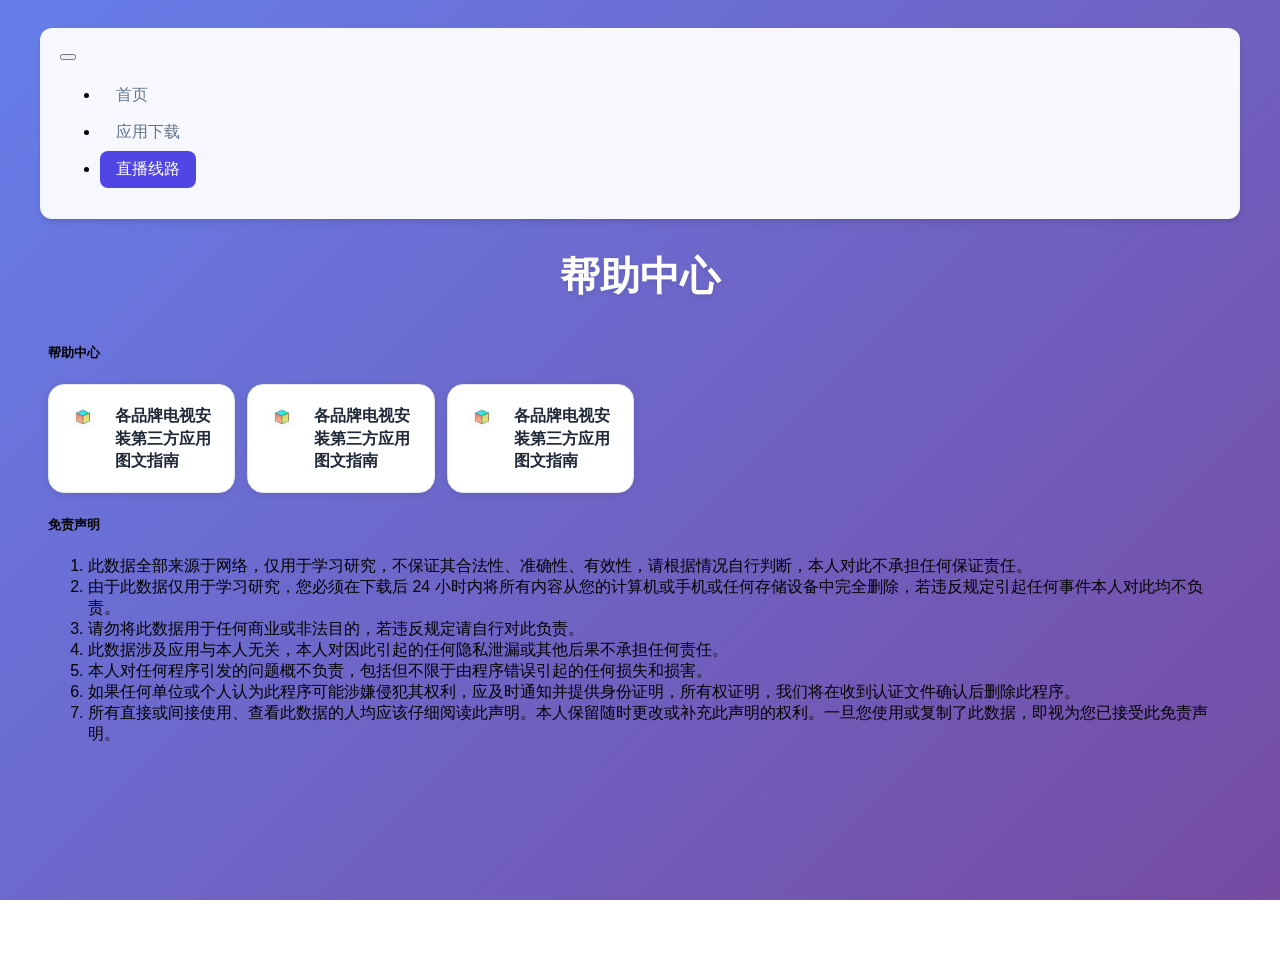
<file: help.html>
<!DOCTYPE html>
<html lang="zh-CN">
<head>
    <meta charset="UTF-8">
    <meta name="viewport" content="width=device-width, initial-scale=1.0">
    <title>直播线路</title>
    
    <!-- 引入Bootstrap CSS -->
    <link href="https://cdn.staticfile.org/bootstrap/5.3.0/css/bootstrap.min.css" rel="stylesheet">
    <!-- 引入jQuery -->
    <script src="https://cdn.staticfile.org/jquery/3.6.0/jquery.min.js"></script>
    <!-- 引入Bootstrap JS -->
    <script src="https://cdn.staticfile.org/bootstrap/5.3.0/js/bootstrap.bundle.min.js"></script>

    <style>
        /* 全局样式 */
        :root {
            --primary-color: #4f46e5;
            --primary-dark: #4338ca;
            --secondary-color: #64748b;
            --bg-gradient: linear-gradient(135deg, #667eea 0%, #764ba2 100%);
            --card-shadow: 0 4px 6px -1px rgba(0, 0, 0, 0.1), 0 2px 4px -1px rgba(0, 0, 0, 0.06);
            --card-hover-shadow: 0 20px 25px -5px rgba(0, 0, 0, 0.1), 0 10px 10px -5px rgba(0, 0, 0, 0.04);
            --transition: all 0.3s ease;
        }
        
        /* 导航栏样式 */
        .navbar {
            background: rgba(255, 255, 255, 0.95);
            backdrop-filter: blur(10px);
            border-radius: 12px;
            margin-bottom: 30px;
            padding: 15px 0;
            box-shadow: var(--card-shadow);
            max-width: 1200px;
            margin: 0 auto 30px auto;
        }
        
        .nav-list {
            list-style: none;
            margin: 0;
            padding: 0;
            display: flex;
            gap: 20px;
        }
        
        .nav-item {
            margin: 0;
        }
        
        .nav-link {
            color: var(--secondary-color);
            text-decoration: none;
            padding: 8px 16px;
            border-radius: 8px;
            font-weight: 500;
            transition: all 0.3s ease;
            display: inline-block;
        }
        
        .nav-link:hover {
            color: var(--primary-color);
            background-color: rgba(79, 70, 229, 0.1);
        }
        
        .nav-link.active {
            color: white;
            background-color: var(--primary-color);
        }
        
        body {
            min-height: 100vh;
            background: var(--bg-gradient);
            background-attachment: fixed;
            padding: 20px;
            font-family: 'Inter', -apple-system, BlinkMacSystemFont, 'Segoe UI', Roboto, sans-serif;
        }
        
        /* 容器样式 */
        .container {
            max-width: 1200px;
            margin: 0 auto;
            padding: 0 20px;
        }
        
        /* 标题样式 */
        .page-title {
            text-align: center;
            color: white;
            margin-bottom: 40px;
            font-weight: 700;
            font-size: 2.5rem;
            text-shadow: 0 2px 4px rgba(0, 0, 0, 0.1);
        }
        
        /* 卡片容器 */
        .app-card {
            background: white;
            border-radius: 12px;
            padding: 24px;
            margin-bottom: 30px;
            box-shadow: var(--card-shadow);
            transition: var(--transition);
        }
        
        .app-card:hover {
            box-shadow: var(--card-hover-shadow);
            transform: translateY(-2px);
        }
        
        /* 应用标题 */
        .app-title {
            font-size: 1.5rem;
            font-weight: 600;
            color: var(--primary-color);
            margin-bottom: 20px;
            display: flex;
            align-items: center;
            gap: 10px;
        }
        
        .app-title::before {
            content: '';
            display: inline-block;
            width: 4px;
            height: 32px;
            background: var(--primary-color);
            border-radius: 2px;
        }
        
        /* 表格样式 */
        table {
            width: 100%;
            border-collapse: collapse;
            margin-bottom: 20px;
        }
        
        th, td {
            padding: 12px;
            text-align: center;
            border: 1px solid #e5e7eb;
        }
        
        th {
            background-color: #f9fafb;
            font-weight: 600;
            color: var(--secondary-color);
        }
        
        td {
            color: #4b5563;
        }
        
        tr:nth-child(even) {
            background-color: #f9fafb;
        }
        
        a {
            color: var(--primary-color);
            text-decoration: none;
            transition: color 0.3s ease;
        }
        
        a:hover {
            color: var(--primary-dark);
            text-decoration: underline;
        }
        
        /* 文件列表 */
        .file-list {
            display: grid;
            grid-template-columns: repeat(auto-fill, minmax(180px, 1fr));
            gap: 12px;
            align-items: start;
        }
        
        /* 文件项样式 */
        .file-item {
            display: flex;
            flex-direction: column;
            gap: 10px;
            padding: 20px;
            background: white;
            border-radius: 16px;
            transition: all 0.3s cubic-bezier(0.4, 0, 0.2, 1);
            border: 1px solid #e5e7eb;
            box-shadow: 0 2px 8px rgba(0, 0, 0, 0.08);
            box-sizing: border-box;
            position: relative;
            overflow: hidden;
        }
        
        /* 卡片顶部装饰条 */
        .file-item::before {
            content: '';
            position: absolute;
            top: 0;
            left: 0;
            right: 0;
            height: 3px;
            background: linear-gradient(90deg, var(--primary-color), var(--secondary-color));
            opacity: 0;
            transition: opacity 0.3s ease;
        }
        
        .file-item:hover {
            border-color: var(--primary-color);
            transform: translateY(-3px);
            box-shadow: 0 12px 24px rgba(0, 0, 0, 0.12);
        }
        
        .file-item:hover::before {
            opacity: 1;
        }
        
        /* 文件名称 */
        .file-name {
            font-weight: 600;
            color: #1f2937;
            text-decoration: none;
            display: flex;
            align-items: flex-start;
            gap: 12px;
            transition: all 0.3s ease;
            word-break: break-word;
            overflow: visible;
            white-space: normal;
            font-size: 1rem;
            padding-left: 2px;
            line-height: 1.4;
        }
        
        .file-name:hover {
            color: var(--primary-color);
            text-decoration: none;
            transform: translateX(4px);
        }
        
        /* 版本标签 */
        .version {
            background: linear-gradient(135deg, var(--primary-color), var(--primary-dark));
            color: white;
            padding: 5px 16px;
            border-radius: 24px;
            font-size: 0.7rem;
            font-weight: 700;
            align-self: flex-start;
            box-shadow: 0 4px 12px rgba(79, 70, 229, 0.25);
            letter-spacing: 0.8px;
            text-transform: uppercase;
            transition: all 0.3s ease;
            position: relative;
            overflow: hidden;
        }
        
        .version::after {
            content: '';
            position: absolute;
            top: 0;
            left: -100%;
            width: 100%;
            height: 100%;
            background: linear-gradient(90deg, transparent, rgba(255, 255, 255, 0.3), transparent);
            transition: left 0.5s ease;
        }
        
        .file-item:hover .version::after {
            left: 100%;
        }
        
        /* 加载状态 */
        .loading {
            text-align: center;
            padding: 40px 20px;
            color: var(--secondary-color);
        }
        
        .spinner {
            width: 40px;
            height: 40px;
            border: 4px solid #e2e8f0;
            border-top-color: var(--primary-color);
            border-radius: 50%;
            animation: spin 1s linear infinite;
            margin: 0 auto 16px;
        }
        
        @keyframes spin {
            to { transform: rotate(360deg); }
        }
        
        /* 错误提示 */
        .error {
            text-align: center;
            padding: 40px 20px;
            color: #dc2626;
        }
        
        /* 空状态 */
        .empty {
            text-align: center;
            padding: 40px 20px;
            color: var(--secondary-color);
        }
        
        /* 响应式设计 */
        @media (max-width: 576px) {
            body {
                padding: 10px;
            }
            
            .page-title {
                font-size: 2rem;
                margin-bottom: 30px;
            }
            
            .app-card {
                padding: 20px;
            }
            
            .app-title {
                font-size: 1.25rem;
            }
            
            .file-item {
                flex-direction: column;
                align-items: flex-start;
                gap: 8px;
            }
            
            .version {
                align-self: flex-end;
            }
        }
    </style>
</head>
<body>
    <!-- 导航栏 -->
    <nav class="navbar navbar-expand-lg navbar-light bg-white rounded-3 shadow-sm mb-5 py-3">
        <div class="container">
            <button class="navbar-toggler" type="button" data-bs-toggle="collapse" data-bs-target="#navbarNav" aria-controls="navbarNav" aria-expanded="false" aria-label="Toggle navigation">
                <span class="navbar-toggler-icon"></span>
            </button>
            <div class="collapse navbar-collapse" id="navbarNav">
                <ul class="navbar-nav gap-3">
                    <li class="nav-item">
                        <a class="nav-link btn btn-outline-primary rounded-2" href="index.html">首页</a>
                    </li>
                    <li class="nav-item">
                        <a class="nav-link btn btn-outline-primary rounded-2" href="apk.html">应用下载</a>
                    </li>
                    <li class="nav-item">
                        <a class="nav-link active btn btn-primary text-white rounded-2" href="iptv.html">直播线路</a>
                    </li>
                </ul>
            </div>
        </div>
    </nav>
    
    <div class="container">
        <h1 class="page-title">帮助中心</h1>
        
        <div id="fongmi-section" class="card shadow-lg mb-5">
              <div class="card-header bg-primary text-white">
                  <h5 class="mb-0">帮助中心</h5>
              </div>
                <div class="card-body">
                    <div id="fongmi-list" class="file-list">
                        <div class="file-item">
                            <a href="" class="file-name" title="">
                            <img src="/images/fongmi.jpeg" alt="" style="width: 24px; height: 24px; margin-right: 8px; vertical-align: middle;" >
                            各品牌电视安装第三方应用图文指南
                            </a>
                        </div>
                        <div class="file-item">
                            <a href="" class="file-name" title="">
                            <img src="/images/fongmi.jpeg" alt="" style="width: 24px; height: 24px; margin-right: 8px; vertical-align: middle;" >
                            各品牌电视安装第三方应用图文指南
                            </a>
                        </div>
                        <div class="file-item">
                            <a href="" class="file-name" title="">
                            <img src="/images/fongmi.jpeg" alt="" style="width: 24px; height: 24px; margin-right: 8px; vertical-align: middle;" >
                            各品牌电视安装第三方应用图文指南
                            </a>
                        </div>

                    </div>
                </div>
        </div>

        <div id="okjack-section" class="card shadow-lg mb-5">
            <div class="card-header bg-primary text-white">
                <h5 class="mb-0">免责声明</h5>
            </div>
            <div class="card-body">
            <div id="about-list">
                <ol dir="auto">
                <li>此数据全部来源于网络，仅用于学习研究，不保证其合法性、准确性、有效性，请根据情况自行判断，本人对此不承担任何保证责任。</li>
                <li>由于此数据仅用于学习研究，您必须在下载后 24 小时内将所有内容从您的计算机或手机或任何存储设备中完全删除，若违反规定引起任何事件本人对此均不负责。</li>
                <li>请勿将此数据用于任何商业或非法目的，若违反规定请自行对此负责。</li>
                <li>此数据涉及应用与本人无关，本人对因此引起的任何隐私泄漏或其他后果不承担任何责任。</li>
                <li>本人对任何程序引发的问题概不负责，包括但不限于由程序错误引起的任何损失和损害。</li>
                <li>如果任何单位或个人认为此程序可能涉嫌侵犯其权利，应及时通知并提供身份证明，所有权证明，我们将在收到认证文件确认后删除此程序。</li>
                <li>所有直接或间接使用、查看此数据的人均应该仔细阅读此声明。本人保留随时更改或补充此声明的权利。一旦您使用或复制了此数据，即视为您已接受此免责声明。</li>
                </ol>
            </div>
        </div>
    </div>
    <script>
        var _hmt = _hmt || [];
        (function() {
        var hm = document.createElement("script");
        hm.src = "https://hm.baidu.com/hm.js?fac5c1f8972f83bcb3f110a92ff9b839";
        var s = document.getElementsByTagName("script")[0]; 
        s.parentNode.insertBefore(hm, s);
        })();
    </script>
</body>
</html>
</file>
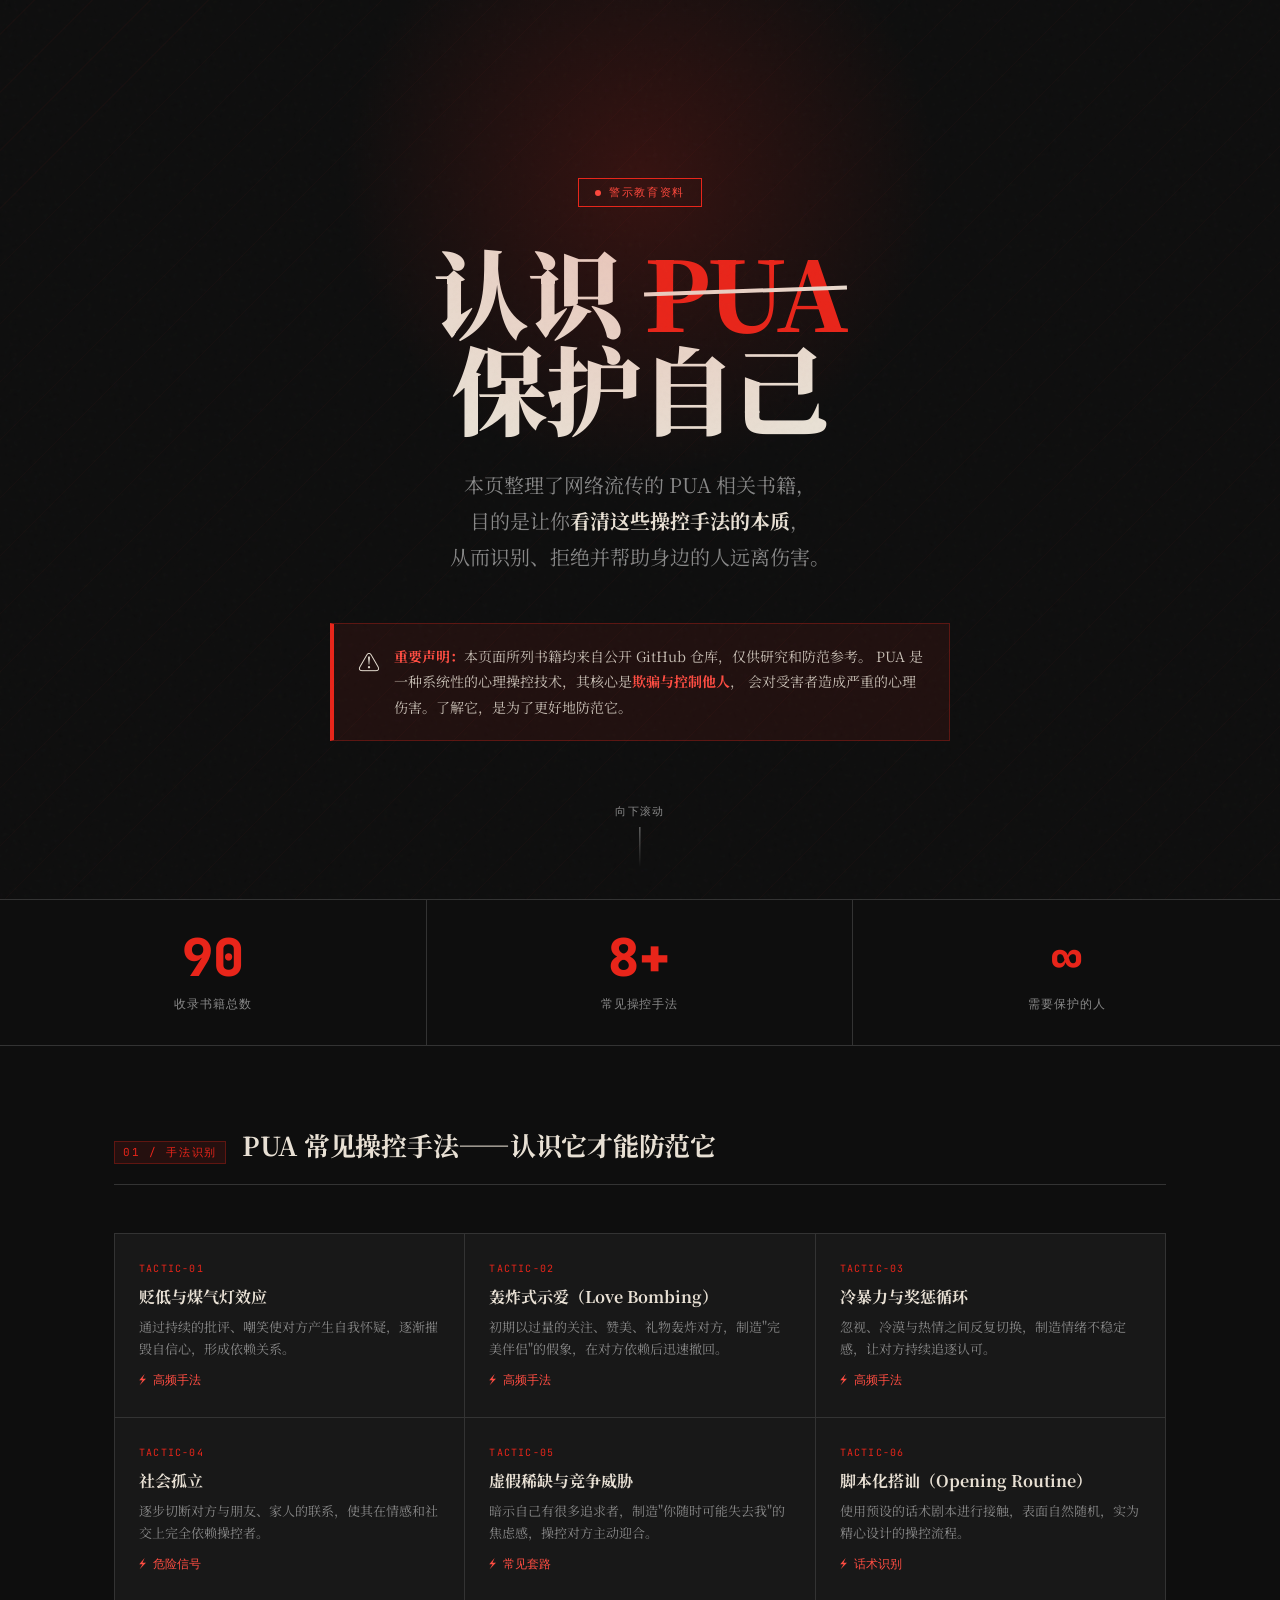
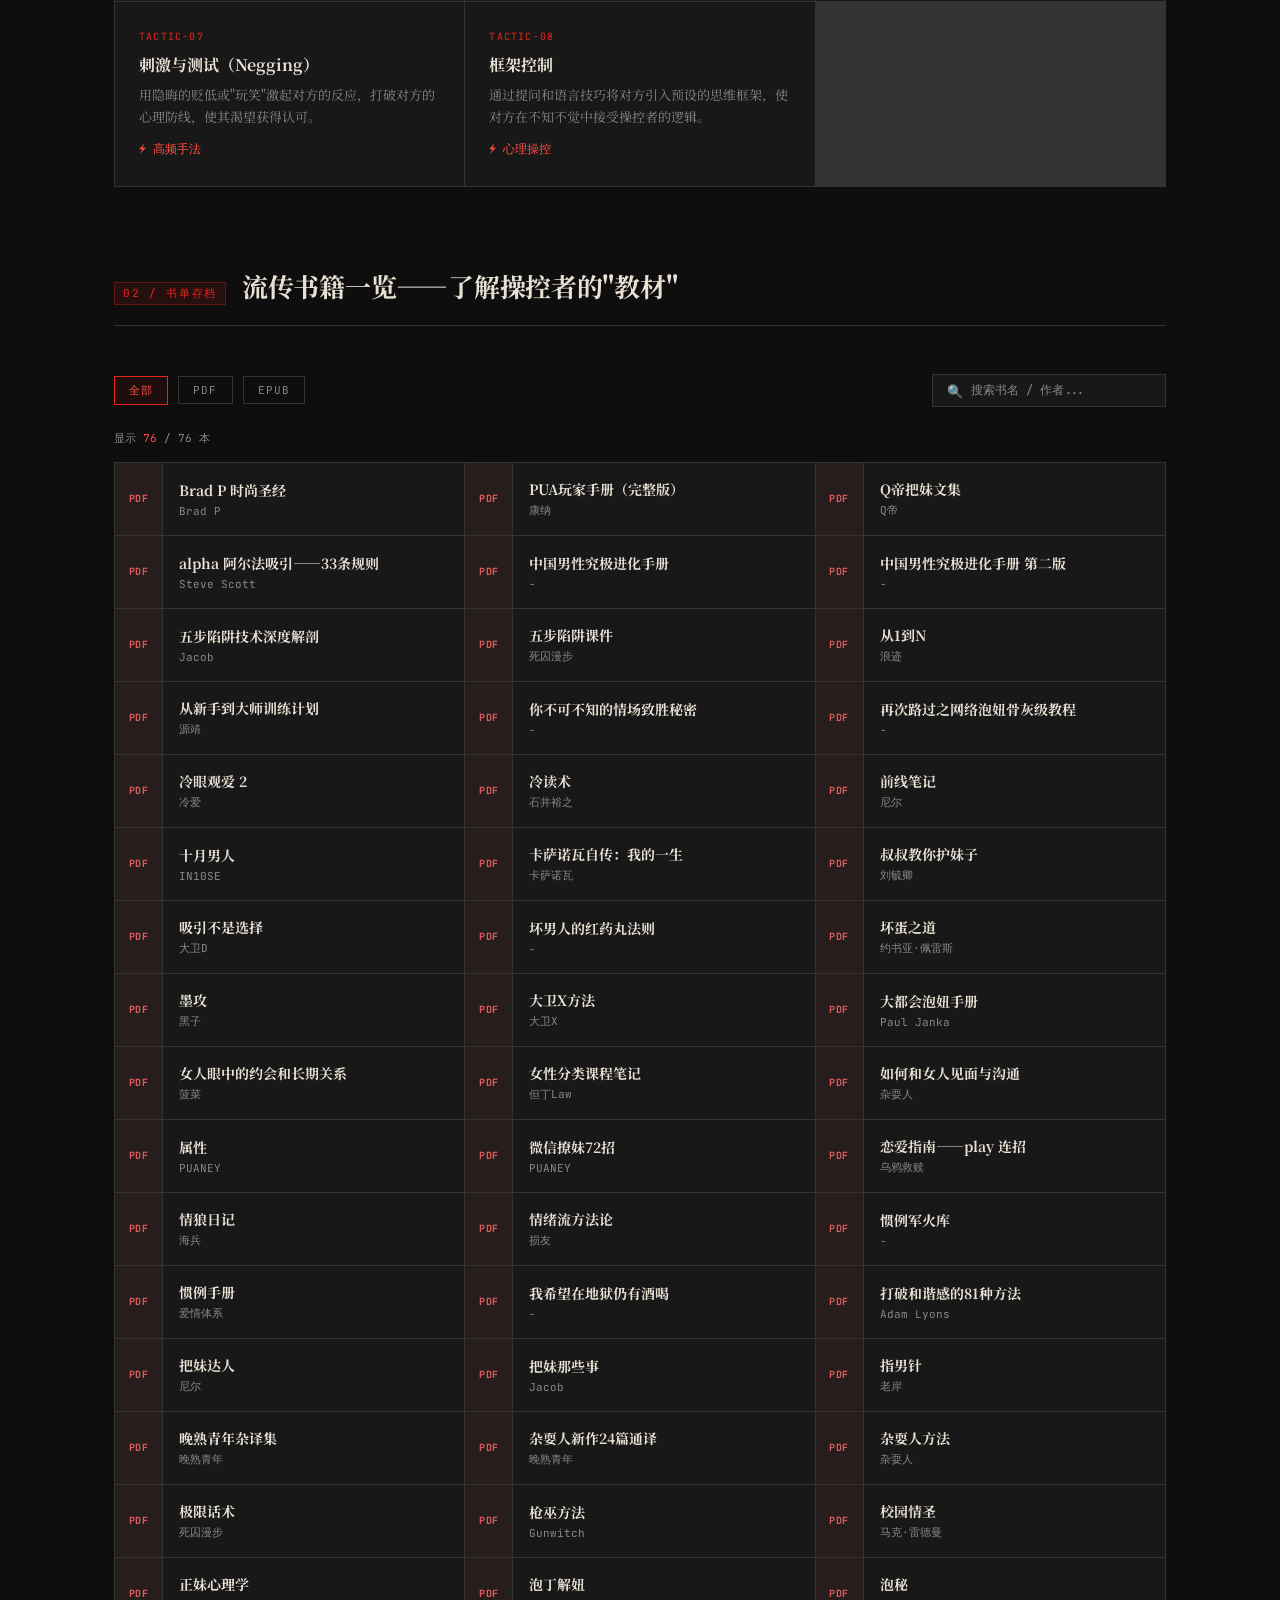
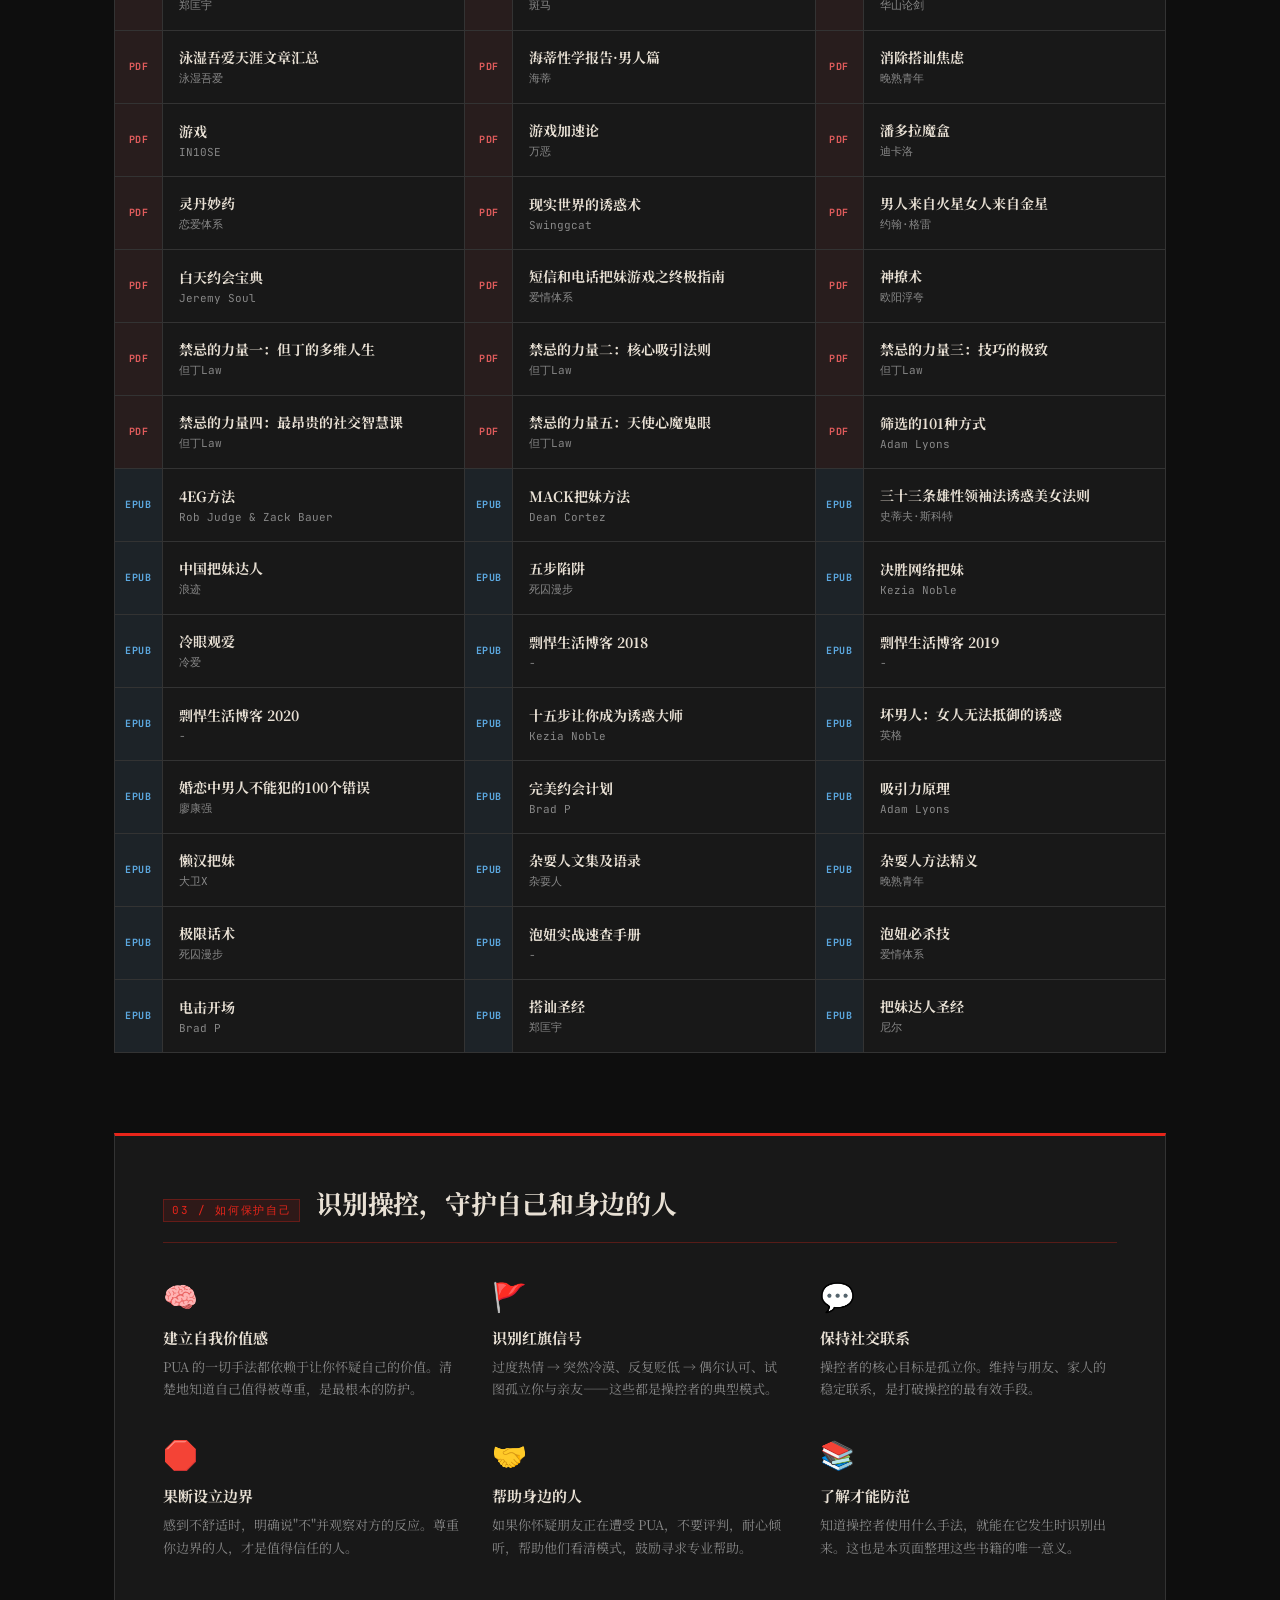
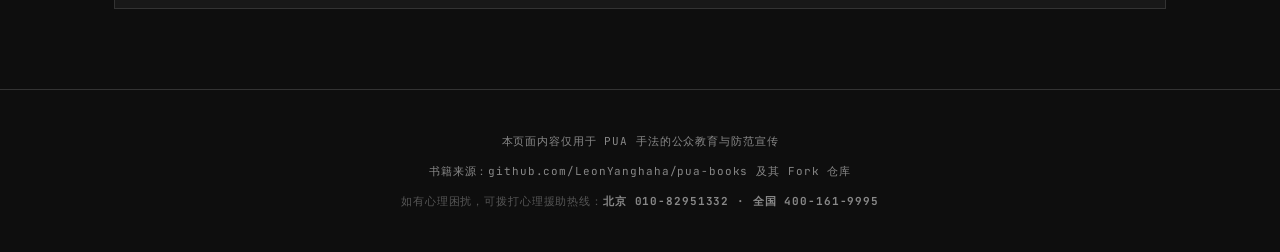
<file: p.html>
<!DOCTYPE html>
<html lang="zh-CN">
<head>
<meta charset="UTF-8">
<meta name="viewport" content="width=device-width, initial-scale=1.0">
<title>认识PUA · 防范操控 · 保护自己</title>
<link href="https://fonts.googleapis.com/css2?family=Noto+Serif+SC:wght@400;700;900&family=JetBrains+Mono:wght@400;700&display=swap" rel="stylesheet">
<style>
  :root {
    --red:    #e8251a;
    --red2:   #ff4d42;
    --dark:   #0e0e0e;
    --dark2:  #181818;
    --dark3:  #242424;
    --border: #333;
    --text:   #e8e0d4;
    --muted:  #888;
    --gold:   #c9a84c;
    --mono:   'JetBrains Mono', monospace;
    --serif:  'Noto Serif SC', serif;
  }

  *, *::before, *::after { box-sizing: border-box; margin: 0; padding: 0; }

  html { scroll-behavior: smooth; }

  body {
    background: var(--dark);
    color: var(--text);
    font-family: var(--serif);
    min-height: 100vh;
    overflow-x: hidden;
  }

  /* ── 噪点纹理覆盖层 ── */
  body::before {
    content: '';
    position: fixed; inset: 0;
    background-image: url("data:image/svg+xml,%3Csvg viewBox='0 0 200 200' xmlns='http://www.w3.org/2000/svg'%3E%3Cfilter id='n'%3E%3CfeTurbulence type='fractalNoise' baseFrequency='0.9' numOctaves='4' stitchTiles='stitch'/%3E%3C/filter%3E%3Crect width='100%25' height='100%25' filter='url(%23n)' opacity='0.04'/%3E%3C/svg%3E");
    pointer-events: none;
    z-index: 1000;
    opacity: .5;
  }

  /* ══════════════════════════════════════
     HERO
  ══════════════════════════════════════ */
  .hero {
    position: relative;
    min-height: 100vh;
    display: flex;
    flex-direction: column;
    align-items: center;
    justify-content: center;
    text-align: center;
    padding: 80px 24px 60px;
    border-bottom: 1px solid var(--border);
    overflow: hidden;
  }

  /* 背景斜线警戒纹 */
  .hero::before {
    content: '';
    position: absolute; inset: 0;
    background: repeating-linear-gradient(
      -45deg,
      transparent,
      transparent 40px,
      rgba(232,37,26,.03) 40px,
      rgba(232,37,26,.03) 41px
    );
  }

  /* 红色光晕 */
  .hero::after {
    content: '';
    position: absolute;
    top: -120px; left: 50%;
    transform: translateX(-50%);
    width: 600px; height: 600px;
    background: radial-gradient(circle, rgba(232,37,26,.18) 0%, transparent 70%);
    pointer-events: none;
  }

  .badge {
    display: inline-flex;
    align-items: center;
    gap: 8px;
    font-family: var(--mono);
    font-size: 11px;
    letter-spacing: .15em;
    text-transform: uppercase;
    color: var(--red2);
    border: 1px solid var(--red);
    padding: 6px 16px;
    margin-bottom: 36px;
    animation: pulse-border 2s ease-in-out infinite;
  }
  .badge-dot {
    width: 6px; height: 6px;
    border-radius: 50%;
    background: var(--red2);
    animation: blink 1.2s step-end infinite;
  }
  @keyframes blink { 0%,100%{opacity:1} 50%{opacity:0} }
  @keyframes pulse-border {
    0%,100% { box-shadow: 0 0 0 0 rgba(232,37,26,.4); }
    50%      { box-shadow: 0 0 0 6px rgba(232,37,26,0); }
  }

  .hero-title {
    font-size: clamp(42px, 8vw, 96px);
    font-weight: 900;
    line-height: 1.0;
    letter-spacing: -.02em;
    margin-bottom: 8px;
    position: relative;
  }
  .hero-title .pua {
    color: var(--red);
    position: relative;
    display: inline-block;
  }
  /* 划掉线 */
  .hero-title .pua::after {
    content: '';
    position: absolute;
    left: 0; right: 0;
    top: 50%;
    height: 4px;
    background: var(--text);
    transform: translateY(-50%) rotate(-2deg);
  }

  .hero-sub {
    font-size: clamp(14px, 2.5vw, 20px);
    color: var(--muted);
    margin-top: 24px;
    max-width: 560px;
    line-height: 1.8;
    font-weight: 400;
  }
  .hero-sub strong { color: var(--text); font-weight: 700; }

  .hero-warning {
    margin-top: 48px;
    display: flex;
    align-items: flex-start;
    gap: 14px;
    max-width: 620px;
    background: rgba(232,37,26,.08);
    border: 1px solid rgba(232,37,26,.3);
    border-left: 4px solid var(--red);
    padding: 20px 24px;
    text-align: left;
  }
  .hero-warning .icon { font-size: 22px; flex-shrink: 0; margin-top: 2px; }
  .hero-warning p { font-size: 14px; line-height: 1.8; color: #c8bfb5; }
  .hero-warning p strong { color: var(--red2); }

  .scroll-hint {
    position: absolute;
    bottom: 32px;
    left: 50%;
    transform: translateX(-50%);
    font-family: var(--mono);
    font-size: 11px;
    letter-spacing: .12em;
    color: var(--muted);
    display: flex;
    flex-direction: column;
    align-items: center;
    gap: 8px;
    animation: fade-up 2s ease-in-out infinite;
  }
  .scroll-hint::after {
    content: '';
    display: block;
    width: 1px; height: 40px;
    background: linear-gradient(to bottom, var(--muted), transparent);
  }
  @keyframes fade-up {
    0%,100%{opacity:.4;transform:translateX(-50%) translateY(0)}
    50%{opacity:1;transform:translateX(-50%) translateY(-6px)}
  }

  /* ══════════════════════════════════════
     STATS BAR
  ══════════════════════════════════════ */
  .stats-bar {
    display: grid;
    grid-template-columns: repeat(3, 1fr);
    border-bottom: 1px solid var(--border);
  }
  .stat-item {
    padding: 32px 24px;
    border-right: 1px solid var(--border);
    text-align: center;
    animation: fade-in .6s ease both;
  }
  .stat-item:last-child { border-right: none; }
  .stat-num {
    font-size: clamp(32px, 5vw, 52px);
    font-weight: 900;
    color: var(--red);
    font-family: var(--mono);
    display: block;
    line-height: 1;
    margin-bottom: 6px;
  }
  .stat-label {
    font-size: 12px;
    color: var(--muted);
    letter-spacing: .08em;
    font-family: var(--mono);
  }

  /* ══════════════════════════════════════
     SECTION
  ══════════════════════════════════════ */
  .section { max-width: 1100px; margin: 0 auto; padding: 80px 24px; }

  .section-header {
    display: flex;
    align-items: baseline;
    gap: 16px;
    margin-bottom: 48px;
    border-bottom: 1px solid var(--border);
    padding-bottom: 20px;
  }
  .section-num {
    font-family: var(--mono);
    font-size: 11px;
    color: var(--red);
    letter-spacing: .15em;
    background: rgba(232,37,26,.1);
    border: 1px solid rgba(232,37,26,.3);
    padding: 3px 8px;
    flex-shrink: 0;
  }
  .section-title {
    font-size: clamp(18px, 3vw, 26px);
    font-weight: 700;
    letter-spacing: -.01em;
  }

  /* ══════════════════════════════════════
     TACTIC CARDS（PUA手法）
  ══════════════════════════════════════ */
  .tactics-grid {
    display: grid;
    grid-template-columns: repeat(auto-fill, minmax(280px, 1fr));
    gap: 1px;
    background: var(--border);
    border: 1px solid var(--border);
  }
  .tactic-card {
    background: var(--dark2);
    padding: 28px 24px;
    position: relative;
    overflow: hidden;
    transition: background .2s;
  }
  .tactic-card:hover { background: var(--dark3); }
  .tactic-card::before {
    content: '';
    position: absolute;
    top: 0; left: 0;
    width: 3px; height: 100%;
    background: var(--red);
    transform: scaleY(0);
    transform-origin: bottom;
    transition: transform .3s ease;
  }
  .tactic-card:hover::before { transform: scaleY(1); }
  .tactic-num {
    font-family: var(--mono);
    font-size: 10px;
    color: var(--red);
    letter-spacing: .12em;
    margin-bottom: 10px;
    display: block;
  }
  .tactic-name {
    font-size: 16px;
    font-weight: 700;
    margin-bottom: 8px;
    color: var(--text);
  }
  .tactic-desc {
    font-size: 13px;
    color: var(--muted);
    line-height: 1.7;
  }
  .tactic-alert {
    margin-top: 12px;
    font-size: 12px;
    color: var(--red2);
    font-family: var(--mono);
    display: flex;
    align-items: center;
    gap: 6px;
  }

  /* ══════════════════════════════════════
     BOOK LIST
  ══════════════════════════════════════ */
  .books-controls {
    display: flex;
    gap: 10px;
    margin-bottom: 24px;
    flex-wrap: wrap;
    align-items: center;
  }
  .filter-btn {
    font-family: var(--mono);
    font-size: 11px;
    letter-spacing: .1em;
    padding: 6px 14px;
    border: 1px solid var(--border);
    background: transparent;
    color: var(--muted);
    cursor: pointer;
    transition: all .2s;
    text-transform: uppercase;
  }
  .filter-btn:hover,
  .filter-btn.active {
    border-color: var(--red);
    color: var(--red2);
    background: rgba(232,37,26,.07);
  }
  .search-box {
    margin-left: auto;
    display: flex;
    align-items: center;
    gap: 8px;
    border: 1px solid var(--border);
    padding: 6px 14px;
    background: var(--dark2);
  }
  .search-box input {
    background: none;
    border: none;
    outline: none;
    color: var(--text);
    font-family: var(--mono);
    font-size: 12px;
    width: 180px;
  }
  .search-box input::placeholder { color: var(--muted); }
  .search-icon { color: var(--muted); font-size: 13px; }

  .books-count {
    font-family: var(--mono);
    font-size: 11px;
    color: var(--muted);
    margin-bottom: 16px;
  }
  .books-count span { color: var(--red2); }

  .books-list {
    display: grid;
    grid-template-columns: repeat(auto-fill, minmax(340px, 1fr));
    gap: 1px;
    background: var(--border);
    border: 1px solid var(--border);
  }

  .book-item {
    background: var(--dark2);
    display: flex;
    align-items: center;
    gap: 0;
    transition: background .18s;
    cursor: pointer;
    text-decoration: none;
    color: inherit;
    position: relative;
    overflow: hidden;
  }
  .book-item:hover { background: var(--dark3); }
  .book-item::after {
    content: '阅读 →';
    position: absolute;
    right: -60px;
    top: 50%;
    transform: translateY(-50%);
    font-family: var(--mono);
    font-size: 10px;
    color: var(--red2);
    letter-spacing: .08em;
    transition: right .25s ease;
  }
  .book-item:hover::after { right: 14px; }

  .book-ext {
    width: 48px;
    min-width: 48px;
    height: 100%;
    min-height: 72px;
    display: flex;
    align-items: center;
    justify-content: center;
    font-family: var(--mono);
    font-size: 10px;
    font-weight: 700;
    letter-spacing: .06em;
    border-right: 1px solid var(--border);
    flex-shrink: 0;
  }
  .ext-pdf  { color: #e05c5c; background: rgba(224,92,92,.08); }
  .ext-epub { color: #5ca8e0; background: rgba(92,168,224,.08); }

  .book-info {
    padding: 14px 50px 14px 16px;
    flex: 1;
    min-width: 0;
  }
  .book-name {
    font-size: 14px;
    font-weight: 700;
    white-space: nowrap;
    overflow: hidden;
    text-overflow: ellipsis;
    margin-bottom: 4px;
    color: var(--text);
  }
  .book-author {
    font-family: var(--mono);
    font-size: 11px;
    color: var(--muted);
  }

  /* 隐藏的书 */
  .book-item.hidden { display: none; }

  /* ══════════════════════════════════════
     WARNING SECTION
  ══════════════════════════════════════ */
  .warning-section {
    background: var(--dark2);
    border: 1px solid var(--border);
    border-top: 3px solid var(--red);
    padding: 48px;
    margin: 0 auto;
    max-width: 1100px;
    margin-bottom: 80px;
  }
  .warning-grid {
    display: grid;
    grid-template-columns: repeat(auto-fill, minmax(220px, 1fr));
    gap: 32px;
    margin-top: 32px;
  }
  .warning-point { }
  .warning-point-icon {
    font-size: 28px;
    margin-bottom: 12px;
    display: block;
  }
  .warning-point-title {
    font-size: 15px;
    font-weight: 700;
    margin-bottom: 8px;
    color: var(--text);
  }
  .warning-point-desc {
    font-size: 13px;
    color: var(--muted);
    line-height: 1.75;
  }

  /* ══════════════════════════════════════
     FOOTER
  ══════════════════════════════════════ */
  footer {
    border-top: 1px solid var(--border);
    padding: 40px 24px;
    text-align: center;
    font-family: var(--mono);
    font-size: 11px;
    color: var(--muted);
    letter-spacing: .08em;
    line-height: 2;
  }
  footer a { color: var(--muted); text-decoration: none; }
  footer a:hover { color: var(--red2); }

  /* ══════════════════════════════════════
     ANIMATIONS
  ══════════════════════════════════════ */
  @keyframes fade-in {
    from { opacity: 0; transform: translateY(20px); }
    to   { opacity: 1; transform: translateY(0); }
  }
  .animate { animation: fade-in .5s ease both; }

  /* ══════════════════════════════════════
     RESPONSIVE
  ══════════════════════════════════════ */
  @media (max-width: 640px) {
    .stats-bar { grid-template-columns: 1fr; }
    .stat-item { border-right: none; border-bottom: 1px solid var(--border); }
    .warning-section { padding: 28px 20px; }
    .books-list { grid-template-columns: 1fr; }
    .search-box { margin-left: 0; width: 100%; }
    .search-box input { width: 100%; }
  }
</style>
</head>
<body>

<!-- ══════════════════════════════════════
     HERO
══════════════════════════════════════ -->
<section class="hero">
  <div class="badge">
    <span class="badge-dot"></span>
    警示教育资料
  </div>

  <h1 class="hero-title">
    认识 <span class="pua">PUA</span><br>保护自己
  </h1>

  <p class="hero-sub">
    本页整理了网络流传的 PUA 相关书籍，<br>
    目的是让你<strong>看清这些操控手法的本质</strong>，<br>
    从而识别、拒绝并帮助身边的人远离伤害。
  </p>

  <div class="hero-warning">
    <span class="icon">⚠️</span>
    <p>
      <strong>重要声明：</strong>本页面所列书籍均来自公开 GitHub 仓库，仅供研究和防范参考。
      PUA 是一种系统性的心理操控技术，其核心是<strong>欺骗与控制他人</strong>，
      会对受害者造成严重的心理伤害。了解它，是为了更好地防范它。
    </p>
  </div>

  <div class="scroll-hint">向下滚动</div>
</section>

<!-- ══════════════════════════════════════
     STATS BAR
══════════════════════════════════════ -->
<div class="stats-bar">
  <div class="stat-item">
    <span class="stat-num" id="cnt-total">76</span>
    <span class="stat-label">收录书籍总数</span>
  </div>
  <div class="stat-item">
    <span class="stat-num">8+</span>
    <span class="stat-label">常见操控手法</span>
  </div>
  <div class="stat-item">
    <span class="stat-num">∞</span>
    <span class="stat-label">需要保护的人</span>
  </div>
</div>

<!-- ══════════════════════════════════════
     SECTION 1：PUA 核心手法
══════════════════════════════════════ -->
<div class="section">
  <div class="section-header">
    <span class="section-num">01 / 手法识别</span>
    <h2 class="section-title">PUA 常见操控手法——认识它才能防范它</h2>
  </div>

  <div class="tactics-grid">
    <div class="tactic-card animate">
      <span class="tactic-num">TACTIC-01</span>
      <div class="tactic-name">贬低与煤气灯效应</div>
      <div class="tactic-desc">通过持续的批评、嘲笑使对方产生自我怀疑，逐渐摧毁自信心，形成依赖关系。</div>
      <div class="tactic-alert">⚡ 高频手法</div>
    </div>
    <div class="tactic-card animate">
      <span class="tactic-num">TACTIC-02</span>
      <div class="tactic-name">轰炸式示爱（Love Bombing）</div>
      <div class="tactic-desc">初期以过量的关注、赞美、礼物轰炸对方，制造"完美伴侣"的假象，在对方依赖后迅速撤回。</div>
      <div class="tactic-alert">⚡ 高频手法</div>
    </div>
    <div class="tactic-card animate">
      <span class="tactic-num">TACTIC-03</span>
      <div class="tactic-name">冷暴力与奖惩循环</div>
      <div class="tactic-desc">忽视、冷漠与热情之间反复切换，制造情绪不稳定感，让对方持续追逐认可。</div>
      <div class="tactic-alert">⚡ 高频手法</div>
    </div>
    <div class="tactic-card animate">
      <span class="tactic-num">TACTIC-04</span>
      <div class="tactic-name">社会孤立</div>
      <div class="tactic-desc">逐步切断对方与朋友、家人的联系，使其在情感和社交上完全依赖操控者。</div>
      <div class="tactic-alert">⚡ 危险信号</div>
    </div>
    <div class="tactic-card animate">
      <span class="tactic-num">TACTIC-05</span>
      <div class="tactic-name">虚假稀缺与竞争威胁</div>
      <div class="tactic-desc">暗示自己有很多追求者，制造"你随时可能失去我"的焦虑感，操控对方主动迎合。</div>
      <div class="tactic-alert">⚡ 常见套路</div>
    </div>
    <div class="tactic-card animate">
      <span class="tactic-num">TACTIC-06</span>
      <div class="tactic-name">脚本化搭讪（Opening Routine）</div>
      <div class="tactic-desc">使用预设的话术剧本进行接触，表面自然随机，实为精心设计的操控流程。</div>
      <div class="tactic-alert">⚡ 话术识别</div>
    </div>
    <div class="tactic-card animate">
      <span class="tactic-num">TACTIC-07</span>
      <div class="tactic-name">刺激与测试（Negging）</div>
      <div class="tactic-desc">用隐晦的贬低或"玩笑"激起对方的反应，打破对方的心理防线，使其渴望获得认可。</div>
      <div class="tactic-alert">⚡ 高频手法</div>
    </div>
    <div class="tactic-card animate">
      <span class="tactic-num">TACTIC-08</span>
      <div class="tactic-name">框架控制</div>
      <div class="tactic-desc">通过提问和语言技巧将对方引入预设的思维框架，使对方在不知不觉中接受操控者的逻辑。</div>
      <div class="tactic-alert">⚡ 心理操控</div>
    </div>
  </div>
</div>

<!-- ══════════════════════════════════════
     SECTION 2：书单
══════════════════════════════════════ -->
<div class="section" style="padding-top:0">
  <div class="section-header">
    <span class="section-num">02 / 书单存档</span>
    <h2 class="section-title">流传书籍一览——了解操控者的"教材"</h2>
  </div>

  <div class="books-controls">
    <button class="filter-btn active" onclick="filterBooks('all', this)">全部</button>
    <button class="filter-btn" onclick="filterBooks('pdf', this)">PDF</button>
    <button class="filter-btn" onclick="filterBooks('epub', this)">EPUB</button>
    <div class="search-box">
      <span class="search-icon">🔍</span>
      <input type="text" id="search" placeholder="搜索书名 / 作者..." oninput="searchBooks(this.value)">
    </div>
  </div>

  <div class="books-count">显示 <span id="visible-count">76</span> / 76 本</div>

  <div class="books-list" id="bookList">
    <!-- PDF 书籍 -->
    <a class="book-item" data-ext="pdf" data-name="Brad P 时尚圣经 Brad P" href="https://github.com/LeonYanghaha/pua-books/raw/master/Brad%20P%20%E6%97%B6%E5%B0%9A%E5%9C%A3%E7%BB%8F.pdf" target="_blank">
      <div class="book-ext ext-pdf">PDF</div>
      <div class="book-info"><div class="book-name">Brad P 时尚圣经</div><div class="book-author">Brad P</div></div>
    </a>
    <a class="book-item" data-ext="pdf" data-name="PUA玩家手册完整版 康纳" href="https://github.com/LeonYanghaha/pua-books/raw/master/PUA%E7%8E%A9%E5%AE%B6%E6%89%8B%E5%86%8C%EF%BC%88%E5%AE%8C%E6%95%B4%E7%89%88%EF%BC%89-%20%E5%BA%B7%E7%BA%B3.pdf" target="_blank">
      <div class="book-ext ext-pdf">PDF</div>
      <div class="book-info"><div class="book-name">PUA玩家手册（完整版）</div><div class="book-author">康纳</div></div>
    </a>
    <a class="book-item" data-ext="pdf" data-name="Q帝把妹文集" href="https://github.com/qq380155392/pua-books/raw/master/Q%E5%B8%9D%E6%8A%8A%E5%A6%B9%E6%96%87%E9%9B%86.pdf" target="_blank">
      <div class="book-ext ext-pdf">PDF</div>
      <div class="book-info"><div class="book-name">Q帝把妹文集</div><div class="book-author">Q帝</div></div>
    </a>
    <a class="book-item" data-ext="pdf" data-name="alpha阿尔法吸引 Steve Scott" href="https://github.com/qq380155392/pua-books/raw/master/alpha%E9%98%BF%E5%B0%94%E6%B3%95%E5%90%B8%E5%BC%95%E2%80%94%E2%80%94%E6%8A%8A%E5%A6%B9%E5%88%B6%E8%83%9C%E7%9A%8433%E6%9D%A1%E8%A7%84%E5%88%99%20-%20Steve%20Scott.pdf" target="_blank">
      <div class="book-ext ext-pdf">PDF</div>
      <div class="book-info"><div class="book-name">alpha 阿尔法吸引——33条规则</div><div class="book-author">Steve Scott</div></div>
    </a>
    <a class="book-item" data-ext="pdf" data-name="中国男性究极进化手册" href="https://github.com/qq380155392/pua-books/raw/master/%E4%B8%AD%E5%9B%BD%E7%94%B7%E6%80%A7%E7%A9%B6%E6%9E%81%E8%BF%9B%E5%8C%96%E6%89%8B%E5%86%8C.pdf" target="_blank">
      <div class="book-ext ext-pdf">PDF</div>
      <div class="book-info"><div class="book-name">中国男性究极进化手册</div><div class="book-author">-</div></div>
    </a>
    <a class="book-item" data-ext="pdf" data-name="中国男性究极进化手册第二版" href="https://github.com/qq380155392/pua-books/raw/master/%E4%B8%AD%E5%9B%BD%E7%94%B7%E6%80%A7%E7%A9%B6%E6%9E%81%E8%BF%9B%E5%8C%96%E6%89%8B%E5%86%8C%E7%AC%AC%E4%BA%8C%E7%89%88.pdf" target="_blank">
      <div class="book-ext ext-pdf">PDF</div>
      <div class="book-info"><div class="book-name">中国男性究极进化手册 第二版</div><div class="book-author">-</div></div>
    </a>
    <a class="book-item" data-ext="pdf" data-name="五步陷阱技术深度解剖 Jacob" href="https://github.com/qq380155392/pua-books/raw/master/%E4%BA%94%E6%AD%A5%E9%99%B7%E9%98%B1%E6%8A%80%E6%9C%AF%E6%B7%B1%E5%BA%A6%E8%A7%A3%E5%89%96%20-%20Jacob.pdf" target="_blank">
      <div class="book-ext ext-pdf">PDF</div>
      <div class="book-info"><div class="book-name">五步陷阱技术深度解剖</div><div class="book-author">Jacob</div></div>
    </a>
    <a class="book-item" data-ext="pdf" data-name="五步陷阱课件 死囚漫步" href="https://github.com/qq380155392/pua-books/raw/master/%E4%BA%94%E6%AD%A5%E9%99%B7%E9%98%B1%E8%AF%BE%E4%BB%B6%20-%20%E6%AD%BB%E5%9B%9A%E6%BC%AB%E6%AD%A5.pdf" target="_blank">
      <div class="book-ext ext-pdf">PDF</div>
      <div class="book-info"><div class="book-name">五步陷阱课件</div><div class="book-author">死囚漫步</div></div>
    </a>
    <a class="book-item" data-ext="pdf" data-name="从1到N 浪迹" href="https://github.com/qq380155392/pua-books/raw/master/%E4%BB%8E1%E5%88%B0N%20-%20%E6%B5%AA%E8%BF%B9.pdf" target="_blank">
      <div class="book-ext ext-pdf">PDF</div>
      <div class="book-info"><div class="book-name">从1到N</div><div class="book-author">浪迹</div></div>
    </a>
    <a class="book-item" data-ext="pdf" data-name="从新手到大师训练计划 源靖" href="https://github.com/qq380155392/pua-books/raw/master/%E4%BB%8E%E6%96%B0%E6%89%8B%E5%88%B0%E5%A4%A7%E5%B8%88%E8%AE%AD%E7%BB%83%E8%AE%A1%E5%88%92%20-%20%E6%BA%90%E9%9D%96.pdf" target="_blank">
      <div class="book-ext ext-pdf">PDF</div>
      <div class="book-info"><div class="book-name">从新手到大师训练计划</div><div class="book-author">源靖</div></div>
    </a>
    <a class="book-item" data-ext="pdf" data-name="你不可不知的情场致胜秘密" href="https://github.com/qq380155392/pua-books/raw/master/%E4%BD%A0%E4%B8%8D%E5%8F%AF%E4%B8%8D%E7%9F%A5%E7%9A%84%E6%83%85%E5%9C%BA%E8%87%B4%E8%83%9C%E7%A7%98%E5%AF%86.pdf" target="_blank">
      <div class="book-ext ext-pdf">PDF</div>
      <div class="book-info"><div class="book-name">你不可不知的情场致胜秘密</div><div class="book-author">-</div></div>
    </a>
    <a class="book-item" data-ext="pdf" data-name="再次路过网络泡妞骨灰级教程" href="https://github.com/qq380155392/pua-books/raw/master/%E5%86%8D%E6%AC%A1%E8%B7%AF%E8%BF%87%E4%B9%8B%E5%92%8C%E7%BD%91%E7%BB%9C%E6%B3%A1%E5%A6%9E%E9%AA%A8%E7%81%B0%E7%BA%A7%E6%95%99%E7%A8%8B%E7%BB%88%E6%9E%81%E6%95%B4%E7%90%86%E7%89%88.pdf" target="_blank">
      <div class="book-ext ext-pdf">PDF</div>
      <div class="book-info"><div class="book-name">再次路过之网络泡妞骨灰级教程</div><div class="book-author">-</div></div>
    </a>
    <a class="book-item" data-ext="pdf" data-name="冷眼观爱2 冷爱" href="https://github.com/qq380155392/pua-books/raw/master/%E5%86%B7%E7%9C%BC%E8%A7%82%E7%88%B12%20-%20%E5%86%B7%E7%88%B1.pdf" target="_blank">
      <div class="book-ext ext-pdf">PDF</div>
      <div class="book-info"><div class="book-name">冷眼观爱 2</div><div class="book-author">冷爱</div></div>
    </a>
    <a class="book-item" data-ext="pdf" data-name="冷读术 石井裕之" href="https://github.com/qq380155392/pua-books/raw/master/%E5%86%B7%E8%AF%BB%E6%9C%AF%20-%20%E7%9F%B3%E4%BA%95%E8%A3%95%E4%B9%8B.pdf" target="_blank">
      <div class="book-ext ext-pdf">PDF</div>
      <div class="book-info"><div class="book-name">冷读术</div><div class="book-author">石井裕之</div></div>
    </a>
    <a class="book-item" data-ext="pdf" data-name="前线笔记 尼尔" href="https://github.com/qq380155392/pua-books/raw/master/%E5%89%8D%E7%BA%BF%E7%AC%94%E8%AE%B0%20-%20%E5%B0%BC%E5%B0%94.pdf" target="_blank">
      <div class="book-ext ext-pdf">PDF</div>
      <div class="book-info"><div class="book-name">前线笔记</div><div class="book-author">尼尔</div></div>
    </a>
    <a class="book-item" data-ext="pdf" data-name="十月男人 IN10SE" href="https://github.com/qq380155392/pua-books/raw/master/%E5%8D%81%E6%9C%88%E7%94%B7%E4%BA%BA%20-%20IN10SE.pdf" target="_blank">
      <div class="book-ext ext-pdf">PDF</div>
      <div class="book-info"><div class="book-name">十月男人</div><div class="book-author">IN10SE</div></div>
    </a>
    <a class="book-item" data-ext="pdf" data-name="卡萨诺瓦自传" href="https://github.com/qq380155392/pua-books/raw/master/%E5%8D%A1%E8%90%A8%E8%AF%BA%E7%93%A6%E8%87%AA%E4%BC%A0%EF%BC%9A%E6%88%91%E7%9A%84%E4%B8%80%E7%94%9F.pdf" target="_blank">
      <div class="book-ext ext-pdf">PDF</div>
      <div class="book-info"><div class="book-name">卡萨诺瓦自传：我的一生</div><div class="book-author">卡萨诺瓦</div></div>
    </a>
    <a class="book-item" data-ext="pdf" data-name="叔叔教你护妹子 刘毓卿" href="https://github.com/qq380155392/pua-books/raw/master/%E5%8F%94%E5%8F%94%E6%95%99%E4%BD%A0%E6%8A%A4%E5%A6%B9%E5%AD%90%20-%20%E5%88%98%E6%AF%93%E5%8D%BF.pdf" target="_blank">
      <div class="book-ext ext-pdf">PDF</div>
      <div class="book-info"><div class="book-name">叔叔教你护妹子</div><div class="book-author">刘毓卿</div></div>
    </a>
    <a class="book-item" data-ext="pdf" data-name="吸引不是选择 大卫D" href="https://github.com/qq380155392/pua-books/raw/master/%E5%90%B8%E5%BC%95%E4%B8%8D%E6%98%AF%E9%80%89%E6%8B%A9%20-%20%E5%A4%A7%E5%8D%ABD.pdf" target="_blank">
      <div class="book-ext ext-pdf">PDF</div>
      <div class="book-info"><div class="book-name">吸引不是选择</div><div class="book-author">大卫D</div></div>
    </a>
    <a class="book-item" data-ext="pdf" data-name="坏男人红药丸法则" href="https://github.com/qq380155392/pua-books/raw/master/%E5%9D%8F%E7%94%B7%E4%BA%BA%E7%9A%84%E7%BA%A2%E8%8D%AF%E4%B8%B8%E6%B3%95%E5%88%99_%E6%89%AB%E6%8F%8F%E7%89%88_15.6M.pdf" target="_blank">
      <div class="book-ext ext-pdf">PDF</div>
      <div class="book-info"><div class="book-name">坏男人的红药丸法则</div><div class="book-author">-</div></div>
    </a>
    <a class="book-item" data-ext="pdf" data-name="坏蛋之道 约书亚佩雷斯" href="https://github.com/qq380155392/pua-books/raw/master/%E5%9D%8F%E8%9B%8B%E4%B9%8B%E9%81%93%20-%20%E7%BA%A6%E4%B9%A6%E4%BA%9A%C2%B7%E4%BD%A9%E9%9B%B7%E6%96%AF.pdf" target="_blank">
      <div class="book-ext ext-pdf">PDF</div>
      <div class="book-info"><div class="book-name">坏蛋之道</div><div class="book-author">约书亚·佩雷斯</div></div>
    </a>
    <a class="book-item" data-ext="pdf" data-name="墨攻 黑子" href="https://github.com/qq380155392/pua-books/raw/master/%E5%A2%A8%E6%94%BB%20-%20%E9%BB%91%E5%AD%90.pdf" target="_blank">
      <div class="book-ext ext-pdf">PDF</div>
      <div class="book-info"><div class="book-name">墨攻</div><div class="book-author">黑子</div></div>
    </a>
    <a class="book-item" data-ext="pdf" data-name="大卫X方法" href="https://github.com/qq380155392/pua-books/raw/master/%E5%A4%A7%E5%8D%ABX%E6%96%B9%E6%B3%95%20-%20%E5%A4%A7%E5%8D%ABX.pdf" target="_blank">
      <div class="book-ext ext-pdf">PDF</div>
      <div class="book-info"><div class="book-name">大卫X方法</div><div class="book-author">大卫X</div></div>
    </a>
    <a class="book-item" data-ext="pdf" data-name="大都会泡妞手册 Paul Janka" href="https://github.com/qq380155392/pua-books/raw/master/%E5%A4%A7%E9%83%BD%E4%BC%9A%E6%B3%A1%E5%A6%9E%E6%89%8B%E5%86%8C%20-%20Paul%20Janka.pdf" target="_blank">
      <div class="book-ext ext-pdf">PDF</div>
      <div class="book-info"><div class="book-name">大都会泡妞手册</div><div class="book-author">Paul Janka</div></div>
    </a>
    <a class="book-item" data-ext="pdf" data-name="女人眼中的约会和长期关系 菠菜" href="https://github.com/qq380155392/pua-books/raw/master/%E5%A5%B3%E4%BA%BA%E7%9C%BC%E4%B8%AD%E7%9A%84%E7%BA%A6%E4%BC%9A%E5%92%8C%E9%95%BF%E6%9C%9F%E5%85%B3%E7%B3%BB%20-%20%E8%8F%A0%E8%8F%9C.pdf" target="_blank">
      <div class="book-ext ext-pdf">PDF</div>
      <div class="book-info"><div class="book-name">女人眼中的约会和长期关系</div><div class="book-author">菠菜</div></div>
    </a>
    <a class="book-item" data-ext="pdf" data-name="女性分类课程笔记 但丁Law" href="https://github.com/qq380155392/pua-books/raw/master/%E5%A5%B3%E6%80%A7%E5%88%86%E7%B1%BB%E8%AF%BE%E7%A8%8B%E7%AC%94%E8%AE%B0%20-%20%E4%BD%86%E4%B8%81Law.pdf" target="_blank">
      <div class="book-ext ext-pdf">PDF</div>
      <div class="book-info"><div class="book-name">女性分类课程笔记</div><div class="book-author">但丁Law</div></div>
    </a>
    <a class="book-item" data-ext="pdf" data-name="如何和女人见面与沟通 杂耍人" href="https://github.com/qq380155392/pua-books/raw/master/%E5%A6%82%E4%BD%95%E5%92%8C%E5%A5%B3%E4%BA%BA%E8%A7%81%E9%9D%A2%E4%B8%8E%E6%B2%9F%E9%80%9A%20-%20%E6%9D%82%E8%80%8D%E4%BA%BA.pdf" target="_blank">
      <div class="book-ext ext-pdf">PDF</div>
      <div class="book-info"><div class="book-name">如何和女人见面与沟通</div><div class="book-author">杂耍人</div></div>
    </a>
    <a class="book-item" data-ext="pdf" data-name="属性 PUANEY" href="https://github.com/qq380155392/pua-books/raw/master/%E5%B1%9E%E6%80%A7%20-%20PUANEY.pdf" target="_blank">
      <div class="book-ext ext-pdf">PDF</div>
      <div class="book-info"><div class="book-name">属性</div><div class="book-author">PUANEY</div></div>
    </a>
    <a class="book-item" data-ext="pdf" data-name="微信撩妹72招 PUANEY" href="https://github.com/qq380155392/pua-books/raw/master/%E5%BE%AE%E4%BF%A1%E6%92%A9%E5%A6%B972%E6%8B%9B%20-%20PUANEY.pdf" target="_blank">
      <div class="book-ext ext-pdf">PDF</div>
      <div class="book-info"><div class="book-name">微信撩妹72招</div><div class="book-author">PUANEY</div></div>
    </a>
    <a class="book-item" data-ext="pdf" data-name="恋爱指南play连招 乌鸦救赎" href="https://github.com/qq380155392/pua-books/raw/master/%E6%81%8B%E7%88%B1%E6%8C%87%E5%8D%97%E2%80%94%E2%80%94play%20%E8%BF%9E%E6%8B%9B%20-%20%E4%B9%8C%E9%B8%A6%E6%95%91%E8%B5%8E.pdf" target="_blank">
      <div class="book-ext ext-pdf">PDF</div>
      <div class="book-info"><div class="book-name">恋爱指南——play 连招</div><div class="book-author">乌鸦救赎</div></div>
    </a>
    <a class="book-item" data-ext="pdf" data-name="情狼日记 海兵" href="https://github.com/qq380155392/pua-books/raw/master/%E6%83%85%E7%8B%BC%E6%97%A5%E8%AE%B0%20-%20%E6%B5%B7%E5%85%B5.pdf" target="_blank">
      <div class="book-ext ext-pdf">PDF</div>
      <div class="book-info"><div class="book-name">情狼日记</div><div class="book-author">海兵</div></div>
    </a>
    <a class="book-item" data-ext="pdf" data-name="情绪流方法论 损友" href="https://github.com/qq380155392/pua-books/raw/master/%E6%83%85%E7%BB%AA%E6%B5%81%E6%96%B9%E6%B3%95%E8%AE%BA%20-%20%E6%8D%9F%E5%8F%8B.pdf" target="_blank">
      <div class="book-ext ext-pdf">PDF</div>
      <div class="book-info"><div class="book-name">情绪流方法论</div><div class="book-author">损友</div></div>
    </a>
    <a class="book-item" data-ext="pdf" data-name="惯例军火库" href="https://github.com/qq380155392/pua-books/raw/master/%E6%83%AF%E4%BE%8B%E5%86%9B%E7%81%AB%E5%BA%93.pdf" target="_blank">
      <div class="book-ext ext-pdf">PDF</div>
      <div class="book-info"><div class="book-name">惯例军火库</div><div class="book-author">-</div></div>
    </a>
    <a class="book-item" data-ext="pdf" data-name="惯例手册 爱情体系" href="https://github.com/qq380155392/pua-books/raw/master/%E6%83%AF%E4%BE%8B%E6%89%8B%E5%86%8C%20-%20%E7%88%B1%E6%83%85%E4%BD%93%E7%B3%BB.pdf" target="_blank">
      <div class="book-ext ext-pdf">PDF</div>
      <div class="book-info"><div class="book-name">惯例手册</div><div class="book-author">爱情体系</div></div>
    </a>
    <a class="book-item" data-ext="pdf" data-name="我希望在地狱仍有酒喝" href="https://github.com/qq380155392/pua-books/raw/master/%E6%88%91%E5%B8%8C%E6%9C%9B%E5%9C%A8%E5%9C%B0%E7%8B%B1%E4%BB%8D%E6%9C%89%E9%85%92%E5%96%9D.pdf" target="_blank">
      <div class="book-ext ext-pdf">PDF</div>
      <div class="book-info"><div class="book-name">我希望在地狱仍有酒喝</div><div class="book-author">-</div></div>
    </a>
    <a class="book-item" data-ext="pdf" data-name="打破和谐感的81种方法 Adam Lyons" href="https://github.com/qq380155392/pua-books/raw/master/%E6%89%93%E7%A0%B4%E5%92%8C%E8%B0%90%E6%84%9F%E7%9A%8481%E7%A7%8D%E6%96%B9%E6%B3%95%20-%20Adam%20Lyons.pdf" target="_blank">
      <div class="book-ext ext-pdf">PDF</div>
      <div class="book-info"><div class="book-name">打破和谐感的81种方法</div><div class="book-author">Adam Lyons</div></div>
    </a>
    <a class="book-item" data-ext="pdf" data-name="把妹达人 尼尔" href="https://github.com/qq380155392/pua-books/raw/master/%E6%8A%8A%E5%A6%B9%E8%BE%BE%E4%BA%BA%20-%20%E5%B0%BC%E5%B0%94.pdf" target="_blank">
      <div class="book-ext ext-pdf">PDF</div>
      <div class="book-info"><div class="book-name">把妹达人</div><div class="book-author">尼尔</div></div>
    </a>
    <a class="book-item" data-ext="pdf" data-name="把妹那些事 Jacob" href="https://github.com/qq380155392/pua-books/raw/master/%E6%8A%8A%E5%A6%B9%E9%82%A3%E4%BA%9B%E4%BA%8B%20-%20Jacob.pdf" target="_blank">
      <div class="book-ext ext-pdf">PDF</div>
      <div class="book-info"><div class="book-name">把妹那些事</div><div class="book-author">Jacob</div></div>
    </a>
    <a class="book-item" data-ext="pdf" data-name="指男针 老岸" href="https://github.com/qq380155392/pua-books/raw/master/%E6%8C%87%E7%94%B7%E9%92%88%20-%20%E8%80%81%E5%B2%B8.pdf" target="_blank">
      <div class="book-ext ext-pdf">PDF</div>
      <div class="book-info"><div class="book-name">指男针</div><div class="book-author">老岸</div></div>
    </a>
    <a class="book-item" data-ext="pdf" data-name="晚熟青年杂译集" href="https://github.com/qq380155392/pua-books/raw/master/%E6%99%9A%E7%86%9F%E9%9D%92%E5%B9%B4%E6%9D%82%E8%AF%91%E9%9B%86.pdf" target="_blank">
      <div class="book-ext ext-pdf">PDF</div>
      <div class="book-info"><div class="book-name">晚熟青年杂译集</div><div class="book-author">晚熟青年</div></div>
    </a>
    <a class="book-item" data-ext="pdf" data-name="杂耍人新作24篇通译 晚熟青年" href="https://github.com/qq380155392/pua-books/raw/master/%E6%9D%82%E8%80%8D%E4%BA%BA%E6%96%B0%E4%BD%9C24%E7%AF%87%E9%80%9A%E8%AF%91%20-%20%E6%99%9A%E7%86%9F%E9%9D%92%E5%B9%B4.pdf" target="_blank">
      <div class="book-ext ext-pdf">PDF</div>
      <div class="book-info"><div class="book-name">杂耍人新作24篇通译</div><div class="book-author">晚熟青年</div></div>
    </a>
    <a class="book-item" data-ext="pdf" data-name="杂耍人方法" href="https://github.com/qq380155392/pua-books/raw/master/%E6%9D%82%E8%80%8D%E4%BA%BA%E6%96%B9%E6%B3%95%20-%20%E6%9D%82%E8%80%8D%E4%BA%BA.pdf" target="_blank">
      <div class="book-ext ext-pdf">PDF</div>
      <div class="book-info"><div class="book-name">杂耍人方法</div><div class="book-author">杂耍人</div></div>
    </a>
    <a class="book-item" data-ext="pdf" data-name="极限话术 死囚漫步" href="https://github.com/qq380155392/pua-books/raw/master/%E6%9E%81%E9%99%90%E8%AF%9D%E6%9C%AF%20-%20%E6%AD%BB%E5%9B%9A%E6%BC%AB%E6%AD%A5.pdf" target="_blank">
      <div class="book-ext ext-pdf">PDF</div>
      <div class="book-info"><div class="book-name">极限话术</div><div class="book-author">死囚漫步</div></div>
    </a>
    <a class="book-item" data-ext="pdf" data-name="枪巫方法 Gunwitch" href="https://github.com/qq380155392/pua-books/raw/master/%E6%9E%AA%E5%B7%AB%E6%96%B9%E6%B3%95%20-%20Gunwitch.pdf" target="_blank">
      <div class="book-ext ext-pdf">PDF</div>
      <div class="book-info"><div class="book-name">枪巫方法</div><div class="book-author">Gunwitch</div></div>
    </a>
    <a class="book-item" data-ext="pdf" data-name="校园情圣 马克雷德曼" href="https://github.com/qq380155392/pua-books/raw/master/%E6%A0%A1%E5%9B%AD%E6%83%85%E5%9C%A3%20-%20%E9%A9%AC%E5%85%8B%C2%B7%E9%9B%B7%E5%BE%B7%E6%9B%BC.pdf" target="_blank">
      <div class="book-ext ext-pdf">PDF</div>
      <div class="book-info"><div class="book-name">校园情圣</div><div class="book-author">马克·雷德曼</div></div>
    </a>
    <a class="book-item" data-ext="pdf" data-name="正妹心理学 郑匡宇" href="https://github.com/qq380155392/pua-books/raw/master/%E6%AD%A3%E5%A6%B9%E5%BF%83%E7%90%86%E5%AD%A6%20-%20%E9%83%91%E5%8C%A1%E5%AE%87.pdf" target="_blank">
      <div class="book-ext ext-pdf">PDF</div>
      <div class="book-info"><div class="book-name">正妹心理学</div><div class="book-author">郑匡宇</div></div>
    </a>
    <a class="book-item" data-ext="pdf" data-name="泡丁解妞 斑马" href="https://github.com/qq380155392/pua-books/raw/master/%E6%B3%A1%E4%B8%81%E8%A7%A3%E5%A6%9E%20-%20%E6%96%91%E9%A9%AC.pdf" target="_blank">
      <div class="book-ext ext-pdf">PDF</div>
      <div class="book-info"><div class="book-name">泡丁解妞</div><div class="book-author">斑马</div></div>
    </a>
    <a class="book-item" data-ext="pdf" data-name="泡秘 华山论剑" href="https://github.com/qq380155392/pua-books/raw/master/%E6%B3%A1%E7%A7%98%20-%20%E5%8D%8E%E5%B1%B1%E8%AE%BA%E5%89%91.pdf" target="_blank">
      <div class="book-ext ext-pdf">PDF</div>
      <div class="book-info"><div class="book-name">泡秘</div><div class="book-author">华山论剑</div></div>
    </a>
    <a class="book-item" data-ext="pdf" data-name="泳湿吾爱天涯文章汇总" href="https://github.com/qq380155392/pua-books/raw/master/%E6%B3%B3%E6%B9%BF%E5%90%BE%E7%88%B1%E5%A4%A9%E6%B6%AF%E6%96%87%E7%AB%A0%E6%B1%87%E6%80%BB.pdf" target="_blank">
      <div class="book-ext ext-pdf">PDF</div>
      <div class="book-info"><div class="book-name">泳湿吾爱天涯文章汇总</div><div class="book-author">泳湿吾爱</div></div>
    </a>
    <a class="book-item" data-ext="pdf" data-name="海蒂性学报告男人篇" href="https://github.com/qq380155392/pua-books/raw/master/%E6%B5%B7%E8%92%82%E6%80%A7%E5%AD%A6%E6%8A%A5%E5%91%8A%20-%20%E7%94%B7%E4%BA%BA%E7%AF%87.pdf" target="_blank">
      <div class="book-ext ext-pdf">PDF</div>
      <div class="book-info"><div class="book-name">海蒂性学报告·男人篇</div><div class="book-author">海蒂</div></div>
    </a>
    <a class="book-item" data-ext="pdf" data-name="消除搭讪焦虑 晚熟青年" href="https://github.com/qq380155392/pua-books/raw/master/%E6%B6%88%E9%99%A4%E6%90%AD%E8%AE%AA%E7%84%A6%E8%99%91%20-%20%E6%99%9A%E7%86%9F%E9%9D%92%E5%B9%B4.pdf" target="_blank">
      <div class="book-ext ext-pdf">PDF</div>
      <div class="book-info"><div class="book-name">消除搭讪焦虑</div><div class="book-author">晚熟青年</div></div>
    </a>
    <a class="book-item" data-ext="pdf" data-name="游戏 IN10SE" href="https://github.com/qq380155392/pua-books/raw/master/%E6%B8%B8%E6%88%8F%20-%20IN10SE.pdf" target="_blank">
      <div class="book-ext ext-pdf">PDF</div>
      <div class="book-info"><div class="book-name">游戏</div><div class="book-author">IN10SE</div></div>
    </a>
    <a class="book-item" data-ext="pdf" data-name="游戏加速论 万恶" href="https://github.com/qq380155392/pua-books/raw/master/%E6%B8%B8%E6%88%8F%E5%8A%A0%E9%80%9F%E8%AE%BA%20-%20%E4%B8%87%E6%81%B6.pdf" target="_blank">
      <div class="book-ext ext-pdf">PDF</div>
      <div class="book-info"><div class="book-name">游戏加速论</div><div class="book-author">万恶</div></div>
    </a>
    <a class="book-item" data-ext="pdf" data-name="潘多拉魔盒 迪卡洛" href="https://github.com/qq380155392/pua-books/raw/master/%E6%BD%98%E5%A4%9A%E6%8B%89%E9%AD%94%E7%9B%92%20-%20%E8%BF%AA%E5%8D%A1%E6%B4%9B.pdf" target="_blank">
      <div class="book-ext ext-pdf">PDF</div>
      <div class="book-info"><div class="book-name">潘多拉魔盒</div><div class="book-author">迪卡洛</div></div>
    </a>
    <a class="book-item" data-ext="pdf" data-name="灵丹妙药 恋爱体系" href="https://github.com/qq380155392/pua-books/raw/master/%E7%81%B5%E4%B8%B9%E5%A6%99%E8%8D%AF%20-%20%E6%81%8B%E7%88%B1%E4%BD%93%E7%B3%BB.pdf" target="_blank">
      <div class="book-ext ext-pdf">PDF</div>
      <div class="book-info"><div class="book-name">灵丹妙药</div><div class="book-author">恋爱体系</div></div>
    </a>
    <a class="book-item" data-ext="pdf" data-name="现实世界的诱惑术 Swinggcat" href="https://github.com/qq380155392/pua-books/raw/master/%E7%8E%B0%E5%AE%9E%E4%B8%96%E7%95%8C%E7%9A%84%E8%AF%B1%E6%83%91%E6%9C%AF%20-%20Swinggcat.pdf" target="_blank">
      <div class="book-ext ext-pdf">PDF</div>
      <div class="book-info"><div class="book-name">现实世界的诱惑术</div><div class="book-author">Swinggcat</div></div>
    </a>
    <a class="book-item" data-ext="pdf" data-name="男人来自火星女人来自金星" href="https://github.com/qq380155392/pua-books/raw/master/%E7%94%B7%E4%BA%BA%E6%9D%A5%E8%87%AA%E7%81%AB%E6%98%9F%E5%A5%B3%E4%BA%BA%E6%9D%A5%E8%87%AA%E9%87%91%E6%98%9F.pdf" target="_blank">
      <div class="book-ext ext-pdf">PDF</div>
      <div class="book-info"><div class="book-name">男人来自火星女人来自金星</div><div class="book-author">约翰·格雷</div></div>
    </a>
    <a class="book-item" data-ext="pdf" data-name="白天约会宝典 Jeremy Soul" href="https://github.com/qq380155392/pua-books/raw/master/%E7%99%BD%E5%A4%A9%E7%BA%A6%E4%BC%9A%E5%AE%9D%E5%85%B8%20-%20Jeremy%20Soul.pdf" target="_blank">
      <div class="book-ext ext-pdf">PDF</div>
      <div class="book-info"><div class="book-name">白天约会宝典</div><div class="book-author">Jeremy Soul</div></div>
    </a>
    <a class="book-item" data-ext="pdf" data-name="短信和电话把妹游戏终极指南 爱情体系" href="https://github.com/qq380155392/pua-books/raw/master/%E7%9F%AD%E4%BF%A1%E5%92%8C%E7%94%B5%E8%AF%9D%E6%8A%8A%E5%A6%B9%E6%B8%B8%E6%88%8F%E4%B9%8B%E7%BB%88%E6%9E%81%E6%8C%87%E5%8D%97%20-%20%E7%88%B1%E6%83%85%E4%BD%93%E7%B3%BB.pdf" target="_blank">
      <div class="book-ext ext-pdf">PDF</div>
      <div class="book-info"><div class="book-name">短信和电话把妹游戏之终极指南</div><div class="book-author">爱情体系</div></div>
    </a>
    <a class="book-item" data-ext="pdf" data-name="神撩术 欧阳浮夸" href="https://github.com/qq380155392/pua-books/raw/master/%E7%A5%9E%E6%92%A9%E6%9C%AF%20-%20%E6%AC%A7%E9%98%B3%E6%B5%AE%E5%A4%B8.pdf" target="_blank">
      <div class="book-ext ext-pdf">PDF</div>
      <div class="book-info"><div class="book-name">神撩术</div><div class="book-author">欧阳浮夸</div></div>
    </a>
    <a class="book-item" data-ext="pdf" data-name="禁忌的力量一 但丁Law" href="https://github.com/qq380155392/pua-books/raw/master/%E7%A6%81%E5%BF%8C%E7%9A%84%E5%8A%9B%E9%87%8F%E4%B8%80%EF%BC%9A%E4%BD%86%E4%B8%81%E7%9A%84%E5%A4%9A%E7%BB%B4%E4%BA%BA%E7%94%9F%20%20-%20%E4%BD%86%E4%B8%81Law.pdf" target="_blank">
      <div class="book-ext ext-pdf">PDF</div>
      <div class="book-info"><div class="book-name">禁忌的力量一：但丁的多维人生</div><div class="book-author">但丁Law</div></div>
    </a>
    <a class="book-item" data-ext="pdf" data-name="禁忌的力量二 但丁Law" href="https://github.com/qq380155392/pua-books/raw/master/%E7%A6%81%E5%BF%8C%E7%9A%84%E5%8A%9B%E9%87%8F%E4%BA%8C%EF%BC%9A%E6%A0%B8%E5%BF%83%E5%90%B8%E5%BC%95%E6%B3%95%E5%88%99%20-%20%E4%BD%86%E4%B8%81Law.pdf" target="_blank">
      <div class="book-ext ext-pdf">PDF</div>
      <div class="book-info"><div class="book-name">禁忌的力量二：核心吸引法则</div><div class="book-author">但丁Law</div></div>
    </a>
    <a class="book-item" data-ext="pdf" data-name="禁忌的力量三 但丁Law" href="https://github.com/qq380155392/pua-books/raw/master/%E7%A6%81%E5%BF%8C%E7%9A%84%E5%8A%9B%E9%87%8F%E4%B8%89%EF%BC%9A%E6%8A%80%E5%B7%A7%E7%9A%84%E6%9E%81%E8%87%B4%20-%20%E4%BD%86%E4%B8%81Law.pdf" target="_blank">
      <div class="book-ext ext-pdf">PDF</div>
      <div class="book-info"><div class="book-name">禁忌的力量三：技巧的极致</div><div class="book-author">但丁Law</div></div>
    </a>
    <a class="book-item" data-ext="pdf" data-name="禁忌的力量四 但丁Law" href="https://github.com/qq380155392/pua-books/raw/master/%E7%A6%81%E5%BF%8C%E7%9A%84%E5%8A%9B%E9%87%8F%E5%9B%9B%EF%BC%9A%E7%9C%9F%E7%9B%B8%EF%BC%81%E6%9C%80%E6%98%82%E8%B4%B5%E7%9A%84%E7%A4%BE%E4%BA%A4%E6%99%BA%E6%85%A7%E8%AF%BE%20-%20%E4%BD%86%E4%B8%81Law.pdf" target="_blank">
      <div class="book-ext ext-pdf">PDF</div>
      <div class="book-info"><div class="book-name">禁忌的力量四：最昂贵的社交智慧课</div><div class="book-author">但丁Law</div></div>
    </a>
    <a class="book-item" data-ext="pdf" data-name="禁忌的力量五 但丁Law" href="https://github.com/qq380155392/pua-books/raw/master/%E7%A6%81%E5%BF%8C%E7%9A%84%E5%8A%9B%E9%87%8F%E4%BA%94%EF%BC%9A%E5%A4%A9%E4%BD%BF%E5%BF%83%E9%AD%94%E9%AC%BC%E7%9C%BC%20%20-%20%E4%BD%86%E4%B8%81Law.pdf" target="_blank">
      <div class="book-ext ext-pdf">PDF</div>
      <div class="book-info"><div class="book-name">禁忌的力量五：天使心魔鬼眼</div><div class="book-author">但丁Law</div></div>
    </a>
    <a class="book-item" data-ext="pdf" data-name="筛选的101种方式 Adam Lyons" href="https://github.com/qq380155392/pua-books/raw/master/%E7%AD%9B%E9%80%89%E7%9A%84101%E7%A7%8D%E6%96%B9%E5%BC%8F%20-%20Adam%20Lyons.pdf" target="_blank">
      <div class="book-ext ext-pdf">PDF</div>
      <div class="book-info"><div class="book-name">筛选的101种方式</div><div class="book-author">Adam Lyons</div></div>
    </a>

    <!-- EPUB 书籍 -->
    <a class="book-item" data-ext="epub" data-name="4EG方法 Rob Judge Zack Bauer" href="https://github.com/qq380155392/pua-books/raw/master/4EG%E6%96%B9%E6%B3%95%20-%20Rob%20Judge%20%26%20Zack%20Bauer.epub" target="_blank">
      <div class="book-ext ext-epub">EPUB</div>
      <div class="book-info"><div class="book-name">4EG方法</div><div class="book-author">Rob Judge & Zack Bauer</div></div>
    </a>
    <a class="book-item" data-ext="epub" data-name="MACK把妹方法 Dean Cortez" href="https://github.com/qq380155392/pua-books/raw/master/MACK%E6%8A%8A%E5%A6%B9%E6%96%B9%E6%B3%95%20-%20Dean%20Cortez.epub" target="_blank">
      <div class="book-ext ext-epub">EPUB</div>
      <div class="book-info"><div class="book-name">MACK把妹方法</div><div class="book-author">Dean Cortez</div></div>
    </a>
    <a class="book-item" data-ext="epub" data-name="三十三条雄性领袖法诱惑美女法则 史蒂夫斯科特" href="https://github.com/qq380155392/pua-books/raw/master/%E4%B8%89%E5%8D%81%E4%B8%89%E6%9D%A1%E9%9B%84%E6%80%A7%E9%A2%86%E8%A2%96%E6%B3%95%E8%AF%B1%E6%83%91%E7%BE%8E%E5%A5%B3%E6%B3%95%E5%88%99%20-%20%E5%8F%B2%E8%92%82%E5%A4%AB%C2%B7%E6%96%AF%E7%A7%91%E7%89%B9.epub" target="_blank">
      <div class="book-ext ext-epub">EPUB</div>
      <div class="book-info"><div class="book-name">三十三条雄性领袖法诱惑美女法则</div><div class="book-author">史蒂夫·斯科特</div></div>
    </a>
    <a class="book-item" data-ext="epub" data-name="中国把妹达人 浪迹" href="https://github.com/qq380155392/pua-books/raw/master/%E4%B8%AD%E5%9B%BD%E6%8A%8A%E5%A6%B9%E8%BE%BE%E4%BA%BA%20-%20%E6%B5%AA%E8%BF%B9.epub" target="_blank">
      <div class="book-ext ext-epub">EPUB</div>
      <div class="book-info"><div class="book-name">中国把妹达人</div><div class="book-author">浪迹</div></div>
    </a>
    <a class="book-item" data-ext="epub" data-name="五步陷阱 死囚漫步" href="https://github.com/qq380155392/pua-books/raw/master/%E4%BA%94%E6%AD%A5%E9%99%B7%E9%98%B1%20-%20%E6%AD%BB%E5%9B%9A%E6%BC%AB%E6%AD%A5.epub" target="_blank">
      <div class="book-ext ext-epub">EPUB</div>
      <div class="book-info"><div class="book-name">五步陷阱</div><div class="book-author">死囚漫步</div></div>
    </a>
    <a class="book-item" data-ext="epub" data-name="决胜网络把妹 Kezia Noble" href="https://github.com/qq380155392/pua-books/raw/master/%E5%86%B3%E8%83%9C%E7%BD%91%E7%BB%9C%E6%8A%8A%E5%A6%B9%20-%20Kezia%20Noble.epub" target="_blank">
      <div class="book-ext ext-epub">EPUB</div>
      <div class="book-info"><div class="book-name">决胜网络把妹</div><div class="book-author">Kezia Noble</div></div>
    </a>
    <a class="book-item" data-ext="epub" data-name="冷眼观爱 冷爱" href="https://github.com/qq380155392/pua-books/raw/master/%E5%86%B7%E7%9C%BC%E8%A7%82%E7%88%B1%20-%20%E5%86%B7%E7%88%B1.epub" target="_blank">
      <div class="book-ext ext-epub">EPUB</div>
      <div class="book-info"><div class="book-name">冷眼观爱</div><div class="book-author">冷爱</div></div>
    </a>
    <a class="book-item" data-ext="epub" data-name="剽悍生活博客2018" href="https://github.com/qq380155392/pua-books/raw/master/%E5%89%BD%E6%82%8D%E7%94%9F%E6%B4%BB%E5%8D%9A%E5%AE%A2%202018.epub" target="_blank">
      <div class="book-ext ext-epub">EPUB</div>
      <div class="book-info"><div class="book-name">剽悍生活博客 2018</div><div class="book-author">-</div></div>
    </a>
    <a class="book-item" data-ext="epub" data-name="剽悍生活博客2019" href="https://github.com/qq380155392/pua-books/raw/master/%E5%89%BD%E6%82%8D%E7%94%9F%E6%B4%BB%E5%8D%9A%E5%AE%A2%202019.epub" target="_blank">
      <div class="book-ext ext-epub">EPUB</div>
      <div class="book-info"><div class="book-name">剽悍生活博客 2019</div><div class="book-author">-</div></div>
    </a>
    <a class="book-item" data-ext="epub" data-name="剽悍生活博客2020" href="https://github.com/qq380155392/pua-books/raw/master/%E5%89%BD%E6%82%8D%E7%94%9F%E6%B4%BB%E5%8D%9A%E5%AE%A2%202020.epub" target="_blank">
      <div class="book-ext ext-epub">EPUB</div>
      <div class="book-info"><div class="book-name">剽悍生活博客 2020</div><div class="book-author">-</div></div>
    </a>
    <a class="book-item" data-ext="epub" data-name="十五步让你成为诱惑大师 Kezia Noble" href="https://github.com/qq380155392/pua-books/raw/master/%E5%8D%81%E4%BA%94%E6%AD%A5%E8%AE%A9%E4%BD%A0%E6%88%90%E4%B8%BA%E8%AF%B1%E6%83%91%E5%A4%A7%E5%B8%88%20-%20Kezia%20Noble.epub" target="_blank">
      <div class="book-ext ext-epub">EPUB</div>
      <div class="book-info"><div class="book-name">十五步让你成为诱惑大师</div><div class="book-author">Kezia Noble</div></div>
    </a>
    <a class="book-item" data-ext="epub" data-name="坏男人女人无法抵御的诱惑 英格" href="https://github.com/qq380155392/pua-books/raw/master/%E5%9D%8F%E7%94%B7%E4%BA%BA%EF%BC%9A%E5%A5%B3%E4%BA%BA%E6%97%A0%E6%B3%95%E6%8A%B5%E5%BE%A1%E7%9A%84%E8%AF%B1%E6%83%91%E3%80%81%E5%8E%86%E7%BB%8F%E4%B8%8E%E5%86%92%E9%99%A9%20-%20%E8%8B%B1%E6%A0%BC.epub" target="_blank">
      <div class="book-ext ext-epub">EPUB</div>
      <div class="book-info"><div class="book-name">坏男人：女人无法抵御的诱惑</div><div class="book-author">英格</div></div>
    </a>
    <a class="book-item" data-ext="epub" data-name="婚恋中男人不能犯的100个错误 廖康强" href="https://github.com/qq380155392/pua-books/raw/master/%E5%A9%9A%E6%81%8B%E4%B8%AD%E7%94%B7%E4%BA%BA%E4%B8%8D%E8%83%BD%E7%8A%AF%E7%9A%84100%E4%B8%AA%E9%94%99%E8%AF%AF%20-%20%E5%BB%96%E5%BA%B7%E5%BC%BA.epub" target="_blank">
      <div class="book-ext ext-epub">EPUB</div>
      <div class="book-info"><div class="book-name">婚恋中男人不能犯的100个错误</div><div class="book-author">廖康强</div></div>
    </a>
    <a class="book-item" data-ext="epub" data-name="完美约会计划 Brad P" href="https://github.com/qq380155392/pua-books/raw/master/%E5%AE%8C%E7%BE%8E%E7%BA%A6%E4%BC%9A%E8%AE%A1%E5%88%92%20-%20Brad%20P.epub" target="_blank">
      <div class="book-ext ext-epub">EPUB</div>
      <div class="book-info"><div class="book-name">完美约会计划</div><div class="book-author">Brad P</div></div>
    </a>
    <a class="book-item" data-ext="epub" data-name="吸引力原理 Adam Lyons" href="https://github.com/qq380155392/pua-books/raw/master/%E5%90%B8%E5%BC%95%E5%8A%9B%E5%8E%9F%E7%90%86%20-%20Adam%20Lyons.epub" target="_blank">
      <div class="book-ext ext-epub">EPUB</div>
      <div class="book-info"><div class="book-name">吸引力原理</div><div class="book-author">Adam Lyons</div></div>
    </a>
    <a class="book-item" data-ext="epub" data-name="懒汉把妹 大卫X" href="https://github.com/qq380155392/pua-books/raw/master/%E6%87%92%E6%B1%89%E6%8A%8A%E5%A6%B9%20-%20%E5%A4%A7%E5%8D%ABX.epub" target="_blank">
      <div class="book-ext ext-epub">EPUB</div>
      <div class="book-info"><div class="book-name">懒汉把妹</div><div class="book-author">大卫X</div></div>
    </a>
    <a class="book-item" data-ext="epub" data-name="杂耍人文集及语录" href="https://github.com/qq380155392/pua-books/raw/master/%E6%9D%82%E8%80%8D%E4%BA%BA%E6%96%87%E9%9B%86%E5%8F%8A%E8%AF%AD%E5%BD%95%20-%20%E6%9D%82%E8%80%8D%E4%BA%BA.epub" target="_blank">
      <div class="book-ext ext-epub">EPUB</div>
      <div class="book-info"><div class="book-name">杂耍人文集及语录</div><div class="book-author">杂耍人</div></div>
    </a>
    <a class="book-item" data-ext="epub" data-name="杂耍人方法精义 晚熟青年" href="https://github.com/qq380155392/pua-books/raw/master/%E6%9D%82%E8%80%8D%E4%BA%BA%E6%96%B9%E6%B3%95%E7%B2%BE%E4%B9%89%20-%20%E6%99%9A%E7%86%9F%E9%9D%92%E5%B9%B4.epub" target="_blank">
      <div class="book-ext ext-epub">EPUB</div>
      <div class="book-info"><div class="book-name">杂耍人方法精义</div><div class="book-author">晚熟青年</div></div>
    </a>
    <a class="book-item" data-ext="epub" data-name="极限话术 死囚漫步" href="https://github.com/qq380155392/pua-books/raw/master/%E6%9E%81%E9%99%90%E8%AF%9D%E6%9C%AF%20-%20%E6%AD%BB%E5%9B%9A%E6%BC%AB%E6%AD%A5.epub" target="_blank">
      <div class="book-ext ext-epub">EPUB</div>
      <div class="book-info"><div class="book-name">极限话术</div><div class="book-author">死囚漫步</div></div>
    </a>
    <a class="book-item" data-ext="epub" data-name="泡妞实战速查手册" href="https://github.com/qq380155392/pua-books/raw/master/%E6%B3%A1%E5%A6%9E%E5%AE%9E%E6%88%98%E9%80%9F%E6%9F%A5%E6%89%8B%E5%86%8C.epub" target="_blank">
      <div class="book-ext ext-epub">EPUB</div>
      <div class="book-info"><div class="book-name">泡妞实战速查手册</div><div class="book-author">-</div></div>
    </a>
    <a class="book-item" data-ext="epub" data-name="泡妞必杀技 爱情体系" href="https://github.com/qq380155392/pua-books/raw/master/%E6%B3%A1%E5%A6%9E%E5%BF%85%E6%9D%80%E6%8A%80%20-%20%E7%88%B1%E6%83%85%E4%BD%93%E7%B3%BB.epub" target="_blank">
      <div class="book-ext ext-epub">EPUB</div>
      <div class="book-info"><div class="book-name">泡妞必杀技</div><div class="book-author">爱情体系</div></div>
    </a>
    <a class="book-item" data-ext="epub" data-name="电击开场 Brad P" href="https://github.com/qq380155392/pua-books/raw/master/%E7%94%B5%E5%87%BB%E5%BC%80%E5%9C%BA%20-%20Brad%20P.epub" target="_blank">
      <div class="book-ext ext-epub">EPUB</div>
      <div class="book-info"><div class="book-name">电击开场</div><div class="book-author">Brad P</div></div>
    </a>
    <a class="book-item" data-ext="epub" data-name="搭讪圣经 郑匡宇" href="https://github.com/qq380155392/pua-books/raw/master/%E6%90%AD%E8%AE%AA%E5%9C%A3%E7%BB%8F%20-%20%E9%83%91%E5%8C%A1%E5%AE%87.epub" target="_blank">
      <div class="book-ext ext-epub">EPUB</div>
      <div class="book-info"><div class="book-name">搭讪圣经</div><div class="book-author">郑匡宇</div></div>
    </a>
    <a class="book-item" data-ext="epub" data-name="把妹达人圣经 尼尔" href="https://github.com/qq380155392/pua-books/raw/master/%E6%8A%8A%E5%A6%B9%E8%BE%BE%E4%BA%BA%E5%9C%A3%E7%BB%8F%20-%20%E5%B0%BC%E5%B0%94.epub" target="_blank">
      <div class="book-ext ext-epub">EPUB</div>
      <div class="book-info"><div class="book-name">把妹达人圣经</div><div class="book-author">尼尔</div></div>
    </a>
  </div>
</div>

<!-- ══════════════════════════════════════
     WARNING SECTION
══════════════════════════════════════ -->
<div style="padding: 0 24px 0; max-width:1100px; margin: 0 auto">
  <div class="warning-section">
    <div class="section-header" style="border-color:rgba(232,37,26,.3); margin-bottom:0; padding-bottom:20px">
      <span class="section-num">03 / 如何保护自己</span>
      <h2 class="section-title">识别操控，守护自己和身边的人</h2>
    </div>
    <div class="warning-grid">
      <div class="warning-point">
        <span class="warning-point-icon">🧠</span>
        <div class="warning-point-title">建立自我价值感</div>
        <div class="warning-point-desc">PUA 的一切手法都依赖于让你怀疑自己的价值。清楚地知道自己值得被尊重，是最根本的防护。</div>
      </div>
      <div class="warning-point">
        <span class="warning-point-icon">🚩</span>
        <div class="warning-point-title">识别红旗信号</div>
        <div class="warning-point-desc">过度热情 → 突然冷漠、反复贬低 → 偶尔认可、试图孤立你与亲友——这些都是操控者的典型模式。</div>
      </div>
      <div class="warning-point">
        <span class="warning-point-icon">💬</span>
        <div class="warning-point-title">保持社交联系</div>
        <div class="warning-point-desc">操控者的核心目标是孤立你。维持与朋友、家人的稳定联系，是打破操控的最有效手段。</div>
      </div>
      <div class="warning-point">
        <span class="warning-point-icon">🛑</span>
        <div class="warning-point-title">果断设立边界</div>
        <div class="warning-point-desc">感到不舒适时，明确说"不"并观察对方的反应。尊重你边界的人，才是值得信任的人。</div>
      </div>
      <div class="warning-point">
        <span class="warning-point-icon">🤝</span>
        <div class="warning-point-title">帮助身边的人</div>
        <div class="warning-point-desc">如果你怀疑朋友正在遭受 PUA，不要评判，耐心倾听，帮助他们看清模式，鼓励寻求专业帮助。</div>
      </div>
      <div class="warning-point">
        <span class="warning-point-icon">📚</span>
        <div class="warning-point-title">了解才能防范</div>
        <div class="warning-point-desc">知道操控者使用什么手法，就能在它发生时识别出来。这也是本页面整理这些书籍的唯一意义。</div>
      </div>
    </div>
  </div>
</div>

<!-- ══════════════════════════════════════
     FOOTER
══════════════════════════════════════ -->
<footer>
  <div>本页面内容仅用于 PUA 手法的公众教育与防范宣传</div>
  <div style="margin-top:8px">书籍来源：<a href="https://github.com/LeonYanghaha/pua-books" target="_blank">github.com/LeonYanghaha/pua-books</a> 及其 Fork 仓库</div>
  <div style="margin-top:8px; color:#555">如有心理困扰，可拨打心理援助热线：<strong style="color:#888">北京 010-82951332 · 全国 400-161-9995</strong></div>
</footer>

<script>
  // ── 筛选 ──
  let currentExt = 'all';
  let currentSearch = '';

  function filterBooks(ext, btn) {
    currentExt = ext;
    document.querySelectorAll('.filter-btn').forEach(b => b.classList.remove('active'));
    btn.classList.add('active');
    applyFilter();
  }

  function searchBooks(val) {
    currentSearch = val.toLowerCase();
    applyFilter();
  }

  function applyFilter() {
    const items = document.querySelectorAll('.book-item');
    let visible = 0;
    items.forEach(item => {
      const extMatch = currentExt === 'all' || item.dataset.ext === currentExt;
      const nameMatch = !currentSearch || item.dataset.name.toLowerCase().includes(currentSearch);
      if (extMatch && nameMatch) {
        item.classList.remove('hidden');
        visible++;
      } else {
        item.classList.add('hidden');
      }
    });
    document.getElementById('visible-count').textContent = visible;
  }

  // ── 统计总数 ──
  document.getElementById('cnt-total').textContent =
    document.querySelectorAll('.book-item').length;

  // ── 滚动入场动画 ──
  const observer = new IntersectionObserver(entries => {
    entries.forEach(e => {
      if (e.isIntersecting) {
        e.target.style.opacity = '1';
        e.target.style.transform = 'translateY(0)';
      }
    });
  }, { threshold: 0.1 });

  document.querySelectorAll('.tactic-card').forEach((el, i) => {
    el.style.opacity = '0';
    el.style.transform = 'translateY(24px)';
    el.style.transition = `opacity .4s ease ${i * 0.06}s, transform .4s ease ${i * 0.06}s`;
    observer.observe(el);
  });

  // ── 在线阅读功能拦截 ──
  document.querySelectorAll('.book-item').forEach(item => {
    item.addEventListener('click', function(e) {
      e.preventDefault(); // 阻止默认的链接跳转与下载行为

      const originalUrl = this.getAttribute('href');
      const ext = this.getAttribute('data-ext');

      // 1. 将 GitHub Raw 链接平滑转换为 jsDelivr CDN 链接
      // 这一步消除了强制下载 Header，同时解决了 EPUB 渲染时的跨域限制 (CORS)
      const cdnUrl = originalUrl
        .replace('https://github.com/', 'https://cdn.jsdelivr.net/gh/')
        .replace('/raw/master/', '@master/');

      // 2. 根据文件扩展名调用对应的阅读方案
      if (ext === 'pdf') {
        // PDF：直接通过新标签页打开 CDN 链接，触发浏览器原生 PDF 阅读器
        window.open(cdnUrl, '_blank');
      } else if (ext === 'epub') {
        // EPUB：借助 epub.js 提供的官方 Web 阅读器进行解析、分页和渲染
        const epubViewerUrl = 'https://epubjs.org/reader/?url=' + encodeURIComponent(cdnUrl);
        window.open(epubViewerUrl, '_blank');
      }
    });
  });
</script>
</body>
</html>
</file>
